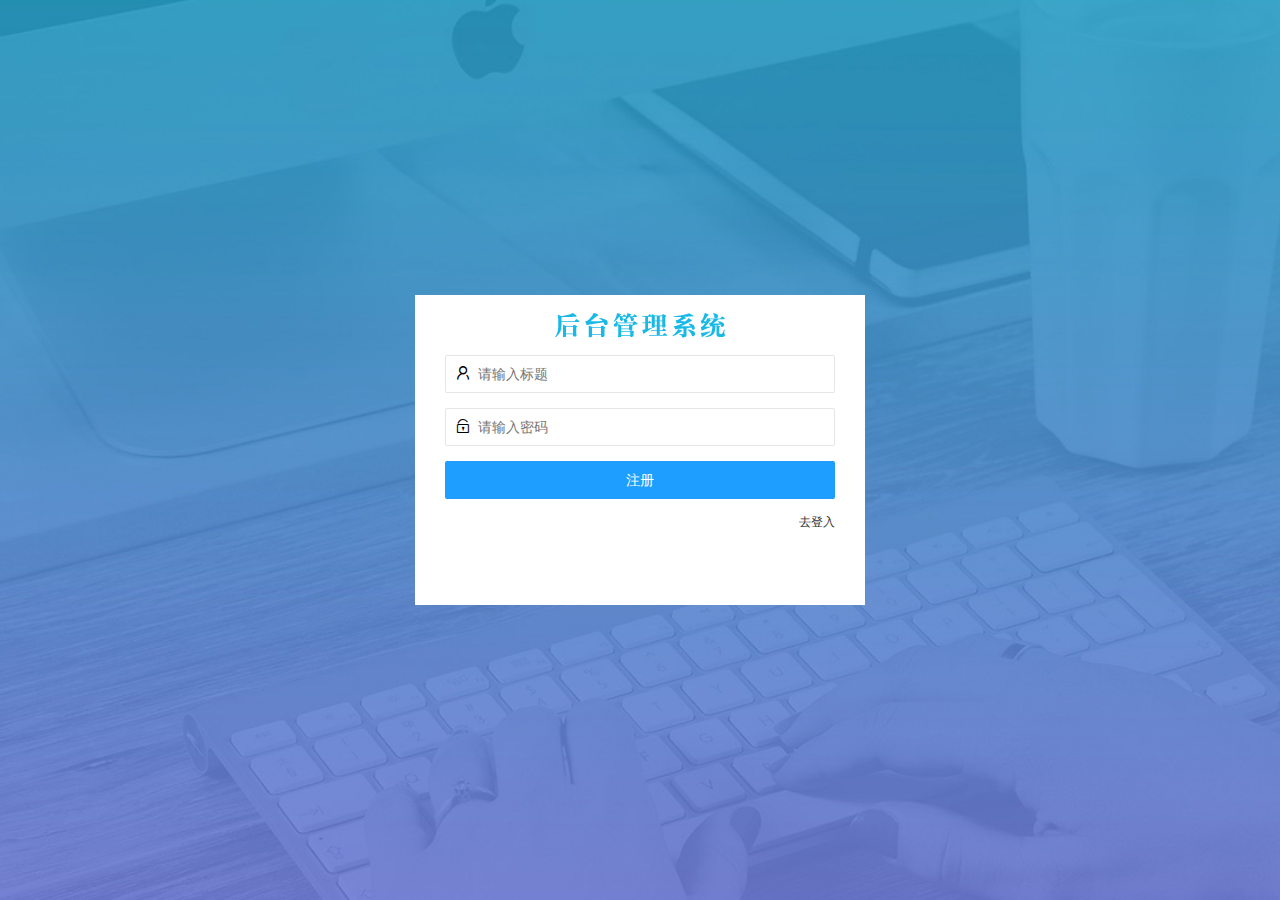
<file: login.html>
<!DOCTYPE html>
<html lang="en">

<head>
    <meta charset="UTF-8">
    <meta http-equiv="X-UA-Compatible" content="IE=edge">
    <meta name="viewport" content="width=device-width, initial-scale=1.0">
    <title>登入页</title>
    <!-- layui -->
    <link rel="stylesheet" href="./assets/lib/layui/css/layui.css" />
    <link rel="stylesheet" href="./assets/css/login.css">
</head>

<body>
    <!-- login area -->
    <div class="loginAndRegBox">
        <div class="title-box"></div>
        <!-- login div -->
        <div class="login-box">
            <!-- login form -->
            <form class="layui-form" id="form_login">
                <!-- Username -->
                <div class="layui-form-item">
                    <i class="layui-icon layui-icon-username"></i>
                    <input type="text" name="title" required lay-verify="required" placeholder="请输入标题" autocomplete="off" class="layui-input">
                </div>
                <!-- password -->
                <div class="layui-form-item">
                    <i class="layui-icon layui-icon-password"></i>
                    <input type="password" name="password" required lay-verify="required" placeholder="请输入密码" autocomplete="off" class="layui-input">
                </div>

                <!-- login button -->
                <div class="layui-form-item">
                    <button class="layui-btn layui-btn-fluid layui-btn-normal" lay-submit>注册</button>
                </div>
                <!-- Sign in button -->
                <div class="layui-form-item links">

                    <a href="javasprict:;" id="link_reg">去登入</a>

                </div>
            </form>
        </div>

        <!-- Sign in div -->
        <div class="reg-box">
            <!-- Sign in form -->
            <form class="layui-form" id="form_reg">
                <!-- Username -->
                <div class="layui-form-item">
                    <i class="layui-icon layui-icon-username"></i>
                    <input type="text" name="title" required lay-verify="required" placeholder="请输入标题" autocomplete="off" class="layui-input">
                </div>
                <!-- password -->
                <div class="layui-form-item">
                    <i class="layui-icon layui-icon-password"></i>
                    <input type="password" name="password" required lay-verify="required" placeholder="请输入密码" autocomplete="off" class="layui-input">
                </div>
                <!-- password again-->
                <div class="layui-form-item">
                    <i class="layui-icon layui-icon-password"></i>
                    <input type="password" name="password" required lay-verify="required|pwd|repwd" placeholder="再次确认密码" autocomplete="off" class="layui-input">
                </div>
                <!-- login button -->
                <div class="layui-form-item">
                    <button class="layui-btn layui-btn-fluid layui-btn-normal" lay-submit>注册</button>
                </div>
                <!-- Sign in button -->
                <div class="layui-form-item links">
                    <a href="javasprict:;" id="link_login">去登入</a>
                </div>
            </form>
        </div>
    </div>

    <!-- To lead layui's JS file -->
    <script src="./assets/lib/layui/layui.all.js"></script>
    <!-- To lead JQuery  -->
    <script src="./assets/lib/jquery.js"></script>
    <!-- To lead baseAPI.js for packaging by myself -->
    <script src="./assets/js/"></script>
    <!-- To lead JavaScript of packaging by myself -->
    <script src="./assets/js/login.js"></script>

</body>

</html>
</file>
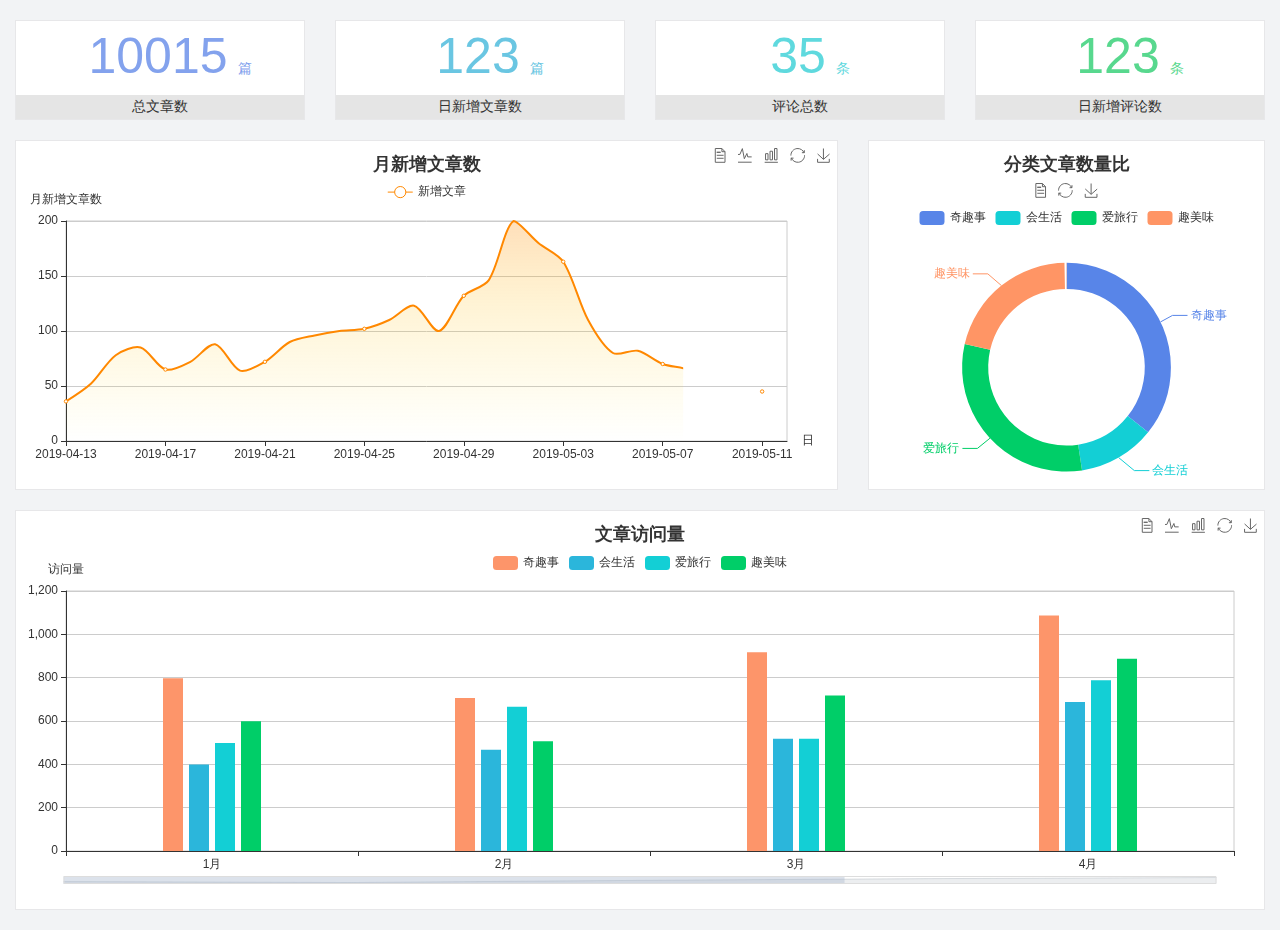
<file: home/dashboard.html>
<!DOCTYPE html>
<html lang="en">

<head>
    <meta charset="UTF-8">
    <meta name="viewport" content="width=device-width, initial-scale=1.0">
    <meta http-equiv="X-UA-Compatible" content="ie=edge">
    <title>图表统计</title>
    <link rel="stylesheet" href="../assets/lib/bootstrap.css" />
    <link rel="stylesheet" href="../assets/lib/main.css" />
    <script src="../assets/lib/jquery.js"></script>
    <script type="text/javascript" src="../assets/lib/echarts.min.js"></script>
</head>

<body>
    <div class="container-fluid">
        <div class="row spannel_list">
            <div class="col-sm-3 col-xs-6">
                <div class="spannel">
                    <em>10015</em><span>篇</span>
                    <b>总文章数</b>
                </div>
            </div>
            <div class="col-sm-3 col-xs-6">
                <div class="spannel scolor01">
                    <em>123</em><span>篇</span>
                    <b>日新增文章数</b>
                </div>
            </div>
            <div class="col-sm-3 col-xs-6">
                <div class="spannel scolor02">
                    <em>35</em><span>条</span>
                    <b>评论总数</b>
                </div>
            </div>
            <div class="col-sm-3 col-xs-6">
                <div class="spannel scolor03">
                    <em>123</em><span>条</span>
                    <b>日新增评论数</b>
                </div>
            </div>
        </div>
    </div>

    <div class="container-fluid">
        <div class="row curve-pie">
            <div class="col-lg-8 col-md-8">
                <div class="gragh_pannel" id="curve_show"></div>
            </div>
            <div class="col-lg-4 col-md-4">
                <div class="gragh_pannel" id="pie_show"></div>
            </div>
        </div>
    </div>

    <div class="container-fluid">
        <div class="column_pannel" id="column_show"></div>
    </div>

    <script>
        var oChart = echarts.init(document.getElementById('curve_show'));
        var aList_all = [{
            'count': 36,
            'date': '2019-04-13'
        }, {
            'count': 52,
            'date': '2019-04-14'
        }, {
            'count': 78,
            'date': '2019-04-15'
        }, {
            'count': 85,
            'date': '2019-04-16'
        }, {
            'count': 65,
            'date': '2019-04-17'
        }, {
            'count': 72,
            'date': '2019-04-18'
        }, {
            'count': 88,
            'date': '2019-04-19'
        }, {
            'count': 64,
            'date': '2019-04-20'
        }, {
            'count': 72,
            'date': '2019-04-21'
        }, {
            'count': 90,
            'date': '2019-04-22'
        }, {
            'count': 96,
            'date': '2019-04-23'
        }, {
            'count': 100,
            'date': '2019-04-24'
        }, {
            'count': 102,
            'date': '2019-04-25'
        }, {
            'count': 110,
            'date': '2019-04-26'
        }, {
            'count': 123,
            'date': '2019-04-27'
        }, {
            'count': 100,
            'date': '2019-04-28'
        }, {
            'count': 132,
            'date': '2019-04-29'
        }, {
            'count': 146,
            'date': '2019-04-30'
        }, {
            'count': 200,
            'date': '2019-05-01'
        }, {
            'count': 180,
            'date': '2019-05-02'
        }, {
            'count': 163,
            'date': '2019-05-03'
        }, {
            'count': 110,
            'date': '2019-05-04'
        }, {
            'count': 80,
            'date': '2019-05-05'
        }, {
            'count': 82,
            'date': '2019-05-06'
        }, {
            'count': 70,
            'date': '2019-05-07'
        }, {
            'count': 65,
            'date': '2019-05-08'
        }, {
            'count': 54,
            'date': '2019-05-09'
        }, {
            'count': 40,
            'date': '2019-05-10'
        }, {
            'count': 45,
            'date': '2019-05-11'
        }, {
            'count': 38,
            'date': '2019-05-12'
        }, ];

        let aCount = [];
        let aDate = [];

        for (var i = 0; i < aList_all.length; i++) {
            aCount.push(aList_all[i].count);
            aDate.push(aList_all[i].date);
        }

        var chartopt = {
            title: {
                text: '月新增文章数',
                left: 'center',
                top: '10'
            },
            tooltip: {
                trigger: 'axis'
            },
            legend: {
                data: ['新增文章'],
                top: '40'
            },
            toolbox: {
                show: true,
                feature: {
                    mark: {
                        show: true
                    },
                    dataView: {
                        show: true,
                        readOnly: false
                    },
                    magicType: {
                        show: true,
                        type: ['line', 'bar']
                    },
                    restore: {
                        show: true
                    },
                    saveAsImage: {
                        show: true
                    }
                }
            },
            calculable: true,
            xAxis: [{
                name: '日',
                type: 'category',
                boundaryGap: false,
                data: aDate
            }],
            yAxis: [{
                name: '月新增文章数',
                type: 'value'
            }],
            series: [{
                name: '新增文章',
                type: 'line',
                smooth: true,
                itemStyle: {
                    normal: {
                        areaStyle: {
                            type: 'default'
                        },
                        color: '#f80'
                    },
                    lineStyle: {
                        color: '#f80'
                    }
                },
                data: aCount
            }],
            areaStyle: {
                normal: {
                    color: new echarts.graphic.LinearGradient(0, 0, 0, 1, [{
                        offset: 0,
                        color: 'rgba(255,136,0,0.39)'
                    }, {
                        offset: .34,
                        color: 'rgba(255,180,0,0.25)'
                    }, {
                        offset: 1,
                        color: 'rgba(255,222,0,0.00)'
                    }])

                }
            },
            grid: {
                show: true,
                x: 50,
                x2: 50,
                y: 80,
                height: 220
            }
        };

        oChart.setOption(chartopt);


        var oPie = echarts.init(document.getElementById('pie_show'));
        var oPieopt = {
            title: {
                top: 10,
                text: '分类文章数量比',
                x: 'center'
            },
            tooltip: {
                trigger: 'item',
                formatter: "{a} <br/>{b} : {c} ({d}%)"
            },
            color: ['#5885e8', '#13cfd5', '#00ce68', '#ff9565'],
            legend: {
                x: 'center',
                top: 65,
                data: ['奇趣事', '会生活', '爱旅行', '趣美味']
            },
            toolbox: {
                show: true,
                x: 'center',
                top: 35,
                feature: {
                    mark: {
                        show: true
                    },
                    dataView: {
                        show: true,
                        readOnly: false
                    },
                    magicType: {
                        show: true,
                        type: ['pie', 'funnel'],
                        option: {
                            funnel: {
                                x: '25%',
                                width: '50%',
                                funnelAlign: 'left',
                                max: 1548
                            }
                        }
                    },
                    restore: {
                        show: true
                    },
                    saveAsImage: {
                        show: true
                    }
                }
            },
            calculable: true,
            series: [{
                name: '访问来源',
                type: 'pie',
                radius: ['45%', '60%'],
                center: ['50%', '65%'],
                data: [{
                    value: 300,
                    name: '奇趣事'
                }, {
                    value: 100,
                    name: '会生活'
                }, {
                    value: 260,
                    name: '爱旅行'
                }, {
                    value: 180,
                    name: '趣美味'
                }]
            }]
        };
        oPie.setOption(oPieopt);



        var oColumn = this.echarts.init(document.getElementById('column_show'));
        var oColumnopt = {
            title: {
                text: '文章访问量',
                left: 'center',
                top: '10'
            },
            tooltip: {
                trigger: 'axis'
            },
            legend: {
                data: ['奇趣事', '会生活', '爱旅行', '趣美味'],
                top: '40'
            },
            toolbox: {
                show: true,
                feature: {
                    mark: {
                        show: true
                    },
                    dataView: {
                        show: true,
                        readOnly: false
                    },
                    magicType: {
                        show: true,
                        type: ['line', 'bar']
                    },
                    restore: {
                        show: true
                    },
                    saveAsImage: {
                        show: true
                    }
                }
            },
            calculable: true,
            xAxis: [{
                type: 'category',
                data: ['1月', '2月', '3月', '4月', '5月']
            }],
            yAxis: [{
                name: '访问量',
                type: 'value'
            }],
            series: [{
                name: '奇趣事',
                type: 'bar',
                barWidth: 20,
                itemStyle: {
                    normal: {
                        areaStyle: {
                            type: 'default'
                        },
                        color: '#fd956a'
                    }
                },
                data: [800, 708, 920, 1090, 1200]
            }, {
                name: '会生活',
                type: 'bar',
                barWidth: 20,
                itemStyle: {
                    normal: {
                        areaStyle: {
                            type: 'default'
                        },
                        color: '#2bb6db'
                    }
                },
                data: [400, 468, 520, 690, 800]
            }, {
                name: '爱旅行',
                type: 'bar',
                barWidth: 20,
                itemStyle: {
                    normal: {
                        areaStyle: {
                            type: 'default'
                        },
                        color: '#13cfd5'
                    }
                },
                data: [500, 668, 520, 790, 900]
            }, {
                name: '趣美味',
                type: 'bar',
                barWidth: 20,
                itemStyle: {
                    normal: {
                        areaStyle: {
                            type: 'default'
                        },
                        color: '#00ce68'
                    }
                },
                data: [600, 508, 720, 890, 1000]
            }],
            grid: {
                show: true,
                x: 50,
                x2: 30,
                y: 80,
                height: 260
            },
            dataZoom: [ //给x轴设置滚动条
                {
                    start: 0, //默认为0
                    end: 100 - 1000 / 31, //默认为100
                    type: 'slider',
                    show: true,
                    xAxisIndex: [0],
                    handleSize: 0, //滑动条的 左右2个滑动条的大小
                    height: 8, //组件高度
                    left: 45, //左边的距离
                    right: 50, //右边的距离
                    bottom: 26, //右边的距离
                    handleColor: '#ddd', //h滑动图标的颜色
                    handleStyle: {
                        borderColor: "#cacaca",
                        borderWidth: "1",
                        shadowBlur: 2,
                        background: "#ddd",
                        shadowColor: "#ddd",
                    }
                }
            ]
        };
        oColumn.setOption(oColumnopt);
    </script>
</body>

</html>
</file>
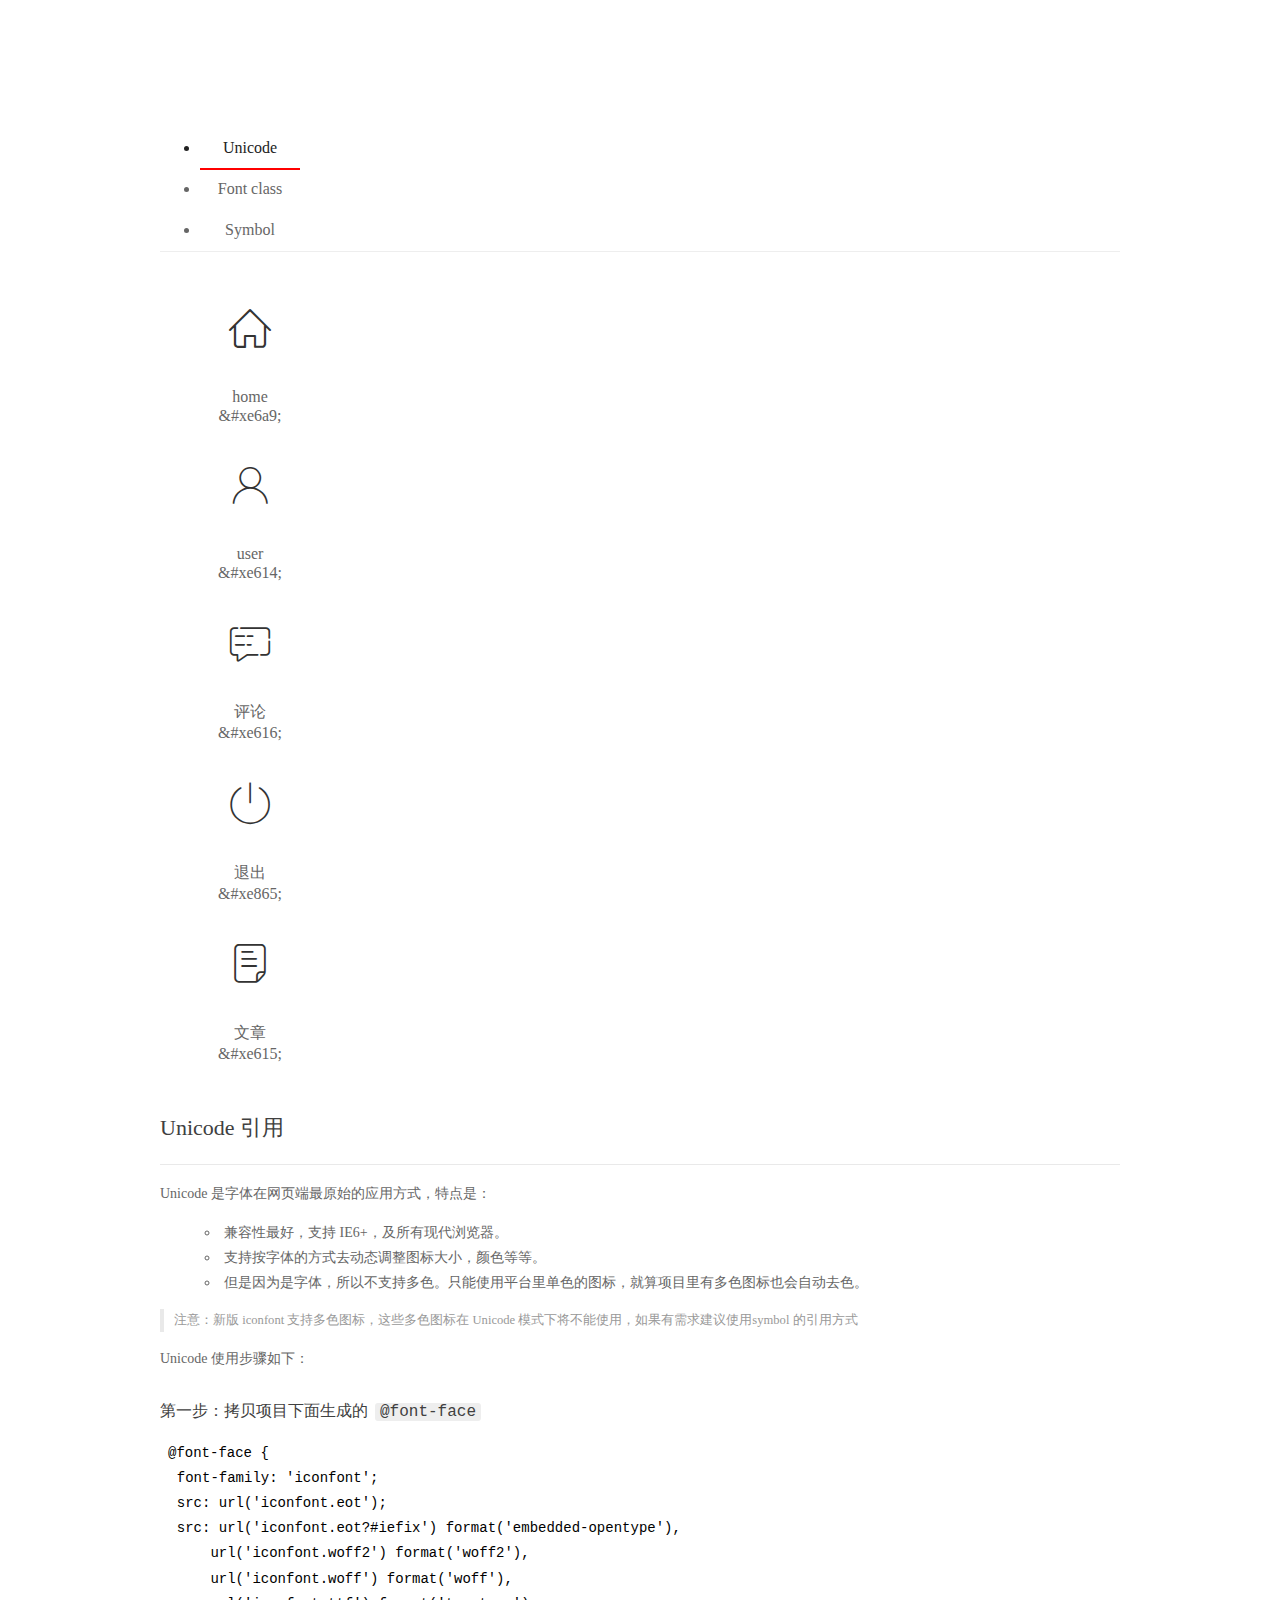
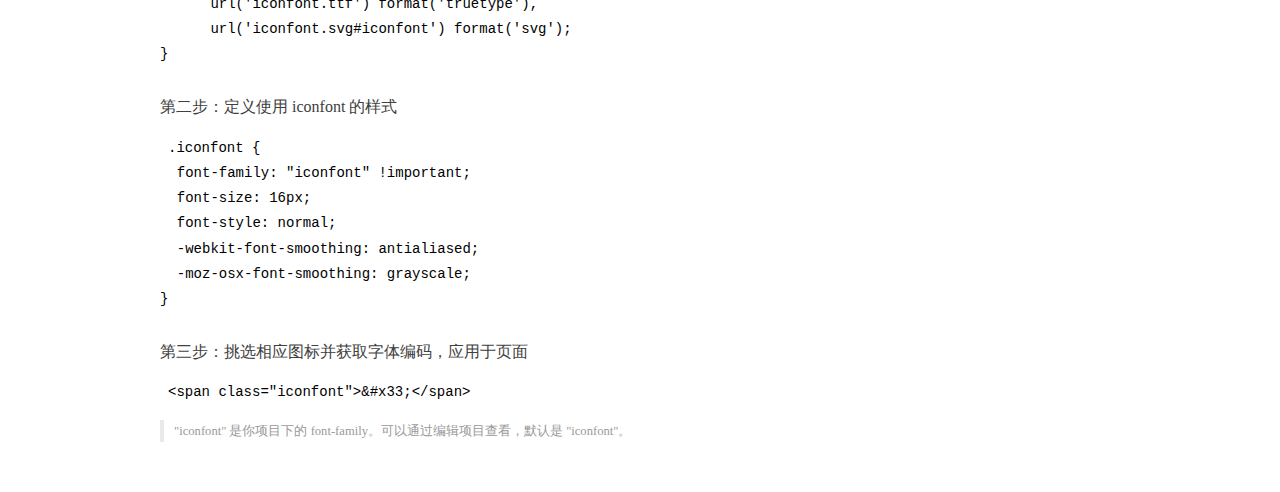
<file: assets/fonts/demo_index.html>
<!DOCTYPE html>
<html>
<head>
  <meta charset="utf-8"/>
  <title>IconFont Demo</title>
  <link rel="shortcut icon" href="https://gtms04.alicdn.com/tps/i4/TB1_oz6GVXXXXaFXpXXJDFnIXXX-64-64.ico" type="image/x-icon"/>
  <link rel="stylesheet" href="https://g.alicdn.com/thx/cube/1.3.2/cube.min.css">
  <link rel="stylesheet" href="demo.css">
  <link rel="stylesheet" href="iconfont.css">
  <script src="iconfont.js"></script>
  <!-- jQuery -->
  <script src="https://a1.alicdn.com/oss/uploads/2018/12/26/7bfddb60-08e8-11e9-9b04-53e73bb6408b.js"></script>
  <!-- 代码高亮 -->
  <script src="https://a1.alicdn.com/oss/uploads/2018/12/26/a3f714d0-08e6-11e9-8a15-ebf944d7534c.js"></script>
</head>
<body>
  <div class="main">
    <h1 class="logo"><a href="https://www.iconfont.cn/" title="iconfont 首页" target="_blank">&#xe86b;</a></h1>
    <div class="nav-tabs">
      <ul id="tabs" class="dib-box">
        <li class="dib active"><span>Unicode</span></li>
        <li class="dib"><span>Font class</span></li>
        <li class="dib"><span>Symbol</span></li>
      </ul>
      
    </div>
    <div class="tab-container">
      <div class="content unicode" style="display: block;">
          <ul class="icon_lists dib-box">
          
            <li class="dib">
              <span class="icon iconfont">&#xe6a9;</span>
                <div class="name">home</div>
                <div class="code-name">&amp;#xe6a9;</div>
              </li>
          
            <li class="dib">
              <span class="icon iconfont">&#xe614;</span>
                <div class="name">user</div>
                <div class="code-name">&amp;#xe614;</div>
              </li>
          
            <li class="dib">
              <span class="icon iconfont">&#xe616;</span>
                <div class="name">评论</div>
                <div class="code-name">&amp;#xe616;</div>
              </li>
          
            <li class="dib">
              <span class="icon iconfont">&#xe865;</span>
                <div class="name">退出</div>
                <div class="code-name">&amp;#xe865;</div>
              </li>
          
            <li class="dib">
              <span class="icon iconfont">&#xe615;</span>
                <div class="name">文章</div>
                <div class="code-name">&amp;#xe615;</div>
              </li>
          
          </ul>
          <div class="article markdown">
          <h2 id="unicode-">Unicode 引用</h2>
          <hr>

          <p>Unicode 是字体在网页端最原始的应用方式，特点是：</p>
          <ul>
            <li>兼容性最好，支持 IE6+，及所有现代浏览器。</li>
            <li>支持按字体的方式去动态调整图标大小，颜色等等。</li>
            <li>但是因为是字体，所以不支持多色。只能使用平台里单色的图标，就算项目里有多色图标也会自动去色。</li>
          </ul>
          <blockquote>
            <p>注意：新版 iconfont 支持多色图标，这些多色图标在 Unicode 模式下将不能使用，如果有需求建议使用symbol 的引用方式</p>
          </blockquote>
          <p>Unicode 使用步骤如下：</p>
          <h3 id="-font-face">第一步：拷贝项目下面生成的 <code>@font-face</code></h3>
<pre><code class="language-css"
>@font-face {
  font-family: 'iconfont';
  src: url('iconfont.eot');
  src: url('iconfont.eot?#iefix') format('embedded-opentype'),
      url('iconfont.woff2') format('woff2'),
      url('iconfont.woff') format('woff'),
      url('iconfont.ttf') format('truetype'),
      url('iconfont.svg#iconfont') format('svg');
}
</code></pre>
          <h3 id="-iconfont-">第二步：定义使用 iconfont 的样式</h3>
<pre><code class="language-css"
>.iconfont {
  font-family: "iconfont" !important;
  font-size: 16px;
  font-style: normal;
  -webkit-font-smoothing: antialiased;
  -moz-osx-font-smoothing: grayscale;
}
</code></pre>
          <h3 id="-">第三步：挑选相应图标并获取字体编码，应用于页面</h3>
<pre>
<code class="language-html"
>&lt;span class="iconfont"&gt;&amp;#x33;&lt;/span&gt;
</code></pre>
          <blockquote>
            <p>"iconfont" 是你项目下的 font-family。可以通过编辑项目查看，默认是 "iconfont"。</p>
          </blockquote>
          </div>
      </div>
      <div class="content font-class">
        <ul class="icon_lists dib-box">
          
          <li class="dib">
            <span class="icon iconfont icon-home"></span>
            <div class="name">
              home
            </div>
            <div class="code-name">.icon-home
            </div>
          </li>
          
          <li class="dib">
            <span class="icon iconfont icon-user"></span>
            <div class="name">
              user
            </div>
            <div class="code-name">.icon-user
            </div>
          </li>
          
          <li class="dib">
            <span class="icon iconfont icon-pinglun"></span>
            <div class="name">
              评论
            </div>
            <div class="code-name">.icon-pinglun
            </div>
          </li>
          
          <li class="dib">
            <span class="icon iconfont icon-tuichu"></span>
            <div class="name">
              退出
            </div>
            <div class="code-name">.icon-tuichu
            </div>
          </li>
          
          <li class="dib">
            <span class="icon iconfont icon-16"></span>
            <div class="name">
              文章
            </div>
            <div class="code-name">.icon-16
            </div>
          </li>
          
        </ul>
        <div class="article markdown">
        <h2 id="font-class-">font-class 引用</h2>
        <hr>

        <p>font-class 是 Unicode 使用方式的一种变种，主要是解决 Unicode 书写不直观，语意不明确的问题。</p>
        <p>与 Unicode 使用方式相比，具有如下特点：</p>
        <ul>
          <li>兼容性良好，支持 IE8+，及所有现代浏览器。</li>
          <li>相比于 Unicode 语意明确，书写更直观。可以很容易分辨这个 icon 是什么。</li>
          <li>因为使用 class 来定义图标，所以当要替换图标时，只需要修改 class 里面的 Unicode 引用。</li>
          <li>不过因为本质上还是使用的字体，所以多色图标还是不支持的。</li>
        </ul>
        <p>使用步骤如下：</p>
        <h3 id="-fontclass-">第一步：引入项目下面生成的 fontclass 代码：</h3>
<pre><code class="language-html">&lt;link rel="stylesheet" href="./iconfont.css"&gt;
</code></pre>
        <h3 id="-">第二步：挑选相应图标并获取类名，应用于页面：</h3>
<pre><code class="language-html">&lt;span class="iconfont icon-xxx"&gt;&lt;/span&gt;
</code></pre>
        <blockquote>
          <p>"
            iconfont" 是你项目下的 font-family。可以通过编辑项目查看，默认是 "iconfont"。</p>
        </blockquote>
      </div>
      </div>
      <div class="content symbol">
          <ul class="icon_lists dib-box">
          
            <li class="dib">
                <svg class="icon svg-icon" aria-hidden="true">
                  <use xlink:href="#icon-home"></use>
                </svg>
                <div class="name">home</div>
                <div class="code-name">#icon-home</div>
            </li>
          
            <li class="dib">
                <svg class="icon svg-icon" aria-hidden="true">
                  <use xlink:href="#icon-user"></use>
                </svg>
                <div class="name">user</div>
                <div class="code-name">#icon-user</div>
            </li>
          
            <li class="dib">
                <svg class="icon svg-icon" aria-hidden="true">
                  <use xlink:href="#icon-pinglun"></use>
                </svg>
                <div class="name">评论</div>
                <div class="code-name">#icon-pinglun</div>
            </li>
          
            <li class="dib">
                <svg class="icon svg-icon" aria-hidden="true">
                  <use xlink:href="#icon-tuichu"></use>
                </svg>
                <div class="name">退出</div>
                <div class="code-name">#icon-tuichu</div>
            </li>
          
            <li class="dib">
                <svg class="icon svg-icon" aria-hidden="true">
                  <use xlink:href="#icon-16"></use>
                </svg>
                <div class="name">文章</div>
                <div class="code-name">#icon-16</div>
            </li>
          
          </ul>
          <div class="article markdown">
          <h2 id="symbol-">Symbol 引用</h2>
          <hr>

          <p>这是一种全新的使用方式，应该说这才是未来的主流，也是平台目前推荐的用法。相关介绍可以参考这篇<a href="">文章</a>
            这种用法其实是做了一个 SVG 的集合，与另外两种相比具有如下特点：</p>
          <ul>
            <li>支持多色图标了，不再受单色限制。</li>
            <li>通过一些技巧，支持像字体那样，通过 <code>font-size</code>, <code>color</code> 来调整样式。</li>
            <li>兼容性较差，支持 IE9+，及现代浏览器。</li>
            <li>浏览器渲染 SVG 的性能一般，还不如 png。</li>
          </ul>
          <p>使用步骤如下：</p>
          <h3 id="-symbol-">第一步：引入项目下面生成的 symbol 代码：</h3>
<pre><code class="language-html">&lt;script src="./iconfont.js"&gt;&lt;/script&gt;
</code></pre>
          <h3 id="-css-">第二步：加入通用 CSS 代码（引入一次就行）：</h3>
<pre><code class="language-html">&lt;style&gt;
.icon {
  width: 1em;
  height: 1em;
  vertical-align: -0.15em;
  fill: currentColor;
  overflow: hidden;
}
&lt;/style&gt;
</code></pre>
          <h3 id="-">第三步：挑选相应图标并获取类名，应用于页面：</h3>
<pre><code class="language-html">&lt;svg class="icon" aria-hidden="true"&gt;
  &lt;use xlink:href="#icon-xxx"&gt;&lt;/use&gt;
&lt;/svg&gt;
</code></pre>
          </div>
      </div>

    </div>
  </div>
  <script>
  $(document).ready(function () {
      $('.tab-container .content:first').show()

      $('#tabs li').click(function (e) {
        var tabContent = $('.tab-container .content')
        var index = $(this).index()

        if ($(this).hasClass('active')) {
          return
        } else {
          $('#tabs li').removeClass('active')
          $(this).addClass('active')

          tabContent.hide().eq(index).fadeIn()
        }
      })
    })
  </script>
</body>
</html>
</file>
<file: assets/lib/layui/css/layui.css>
/** layui-v2.5.5 MIT License By https://www.layui.com */
 .layui-inline,img{display:inline-block;vertical-align:middle}h1,h2,h3,h4,h5,h6{font-weight:400}.layui-edge,.layui-header,.layui-inline,.layui-main{position:relative}.layui-body,.layui-edge,.layui-elip{overflow:hidden}.layui-btn,.layui-edge,.layui-inline,img{vertical-align:middle}.layui-btn,.layui-disabled,.layui-icon,.layui-unselect{-moz-user-select:none;-webkit-user-select:none;-ms-user-select:none}.layui-elip,.layui-form-checkbox span,.layui-form-pane .layui-form-label{text-overflow:ellipsis;white-space:nowrap}.layui-breadcrumb,.layui-tree-btnGroup{visibility:hidden}blockquote,body,button,dd,div,dl,dt,form,h1,h2,h3,h4,h5,h6,input,li,ol,p,pre,td,textarea,th,ul{margin:0;padding:0;-webkit-tap-highlight-color:rgba(0,0,0,0)}a:active,a:hover{outline:0}img{border:none}li{list-style:none}table{border-collapse:collapse;border-spacing:0}h4,h5,h6{font-size:100%}button,input,optgroup,option,select,textarea{font-family:inherit;font-size:inherit;font-style:inherit;font-weight:inherit;outline:0}pre{white-space:pre-wrap;white-space:-moz-pre-wrap;white-space:-pre-wrap;white-space:-o-pre-wrap;word-wrap:break-word}body{line-height:24px;font:14px Helvetica Neue,Helvetica,PingFang SC,Tahoma,Arial,sans-serif}hr{height:1px;margin:10px 0;border:0;clear:both}a{color:#333;text-decoration:none}a:hover{color:#777}a cite{font-style:normal;*cursor:pointer}.layui-border-box,.layui-border-box *{box-sizing:border-box}.layui-box,.layui-box *{box-sizing:content-box}.layui-clear{clear:both;*zoom:1}.layui-clear:after{content:'\20';clear:both;*zoom:1;display:block;height:0}.layui-inline{*display:inline;*zoom:1}.layui-edge{display:inline-block;width:0;height:0;border-width:6px;border-style:dashed;border-color:transparent}.layui-edge-top{top:-4px;border-bottom-color:#999;border-bottom-style:solid}.layui-edge-right{border-left-color:#999;border-left-style:solid}.layui-edge-bottom{top:2px;border-top-color:#999;border-top-style:solid}.layui-edge-left{border-right-color:#999;border-right-style:solid}.layui-disabled,.layui-disabled:hover{color:#d2d2d2!important;cursor:not-allowed!important}.layui-circle{border-radius:100%}.layui-show{display:block!important}.layui-hide{display:none!important}@font-face{font-family:layui-icon;src:url(../font/iconfont.eot?v=250);src:url(../font/iconfont.eot?v=250#iefix) format('embedded-opentype'),url(../font/iconfont.woff2?v=250) format('woff2'),url(../font/iconfont.woff?v=250) format('woff'),url(../font/iconfont.ttf?v=250) format('truetype'),url(../font/iconfont.svg?v=250#layui-icon) format('svg')}.layui-icon{font-family:layui-icon!important;font-size:16px;font-style:normal;-webkit-font-smoothing:antialiased;-moz-osx-font-smoothing:grayscale}.layui-icon-reply-fill:before{content:"\e611"}.layui-icon-set-fill:before{content:"\e614"}.layui-icon-menu-fill:before{content:"\e60f"}.layui-icon-search:before{content:"\e615"}.layui-icon-share:before{content:"\e641"}.layui-icon-set-sm:before{content:"\e620"}.layui-icon-engine:before{content:"\e628"}.layui-icon-close:before{content:"\1006"}.layui-icon-close-fill:before{content:"\1007"}.layui-icon-chart-screen:before{content:"\e629"}.layui-icon-star:before{content:"\e600"}.layui-icon-circle-dot:before{content:"\e617"}.layui-icon-chat:before{content:"\e606"}.layui-icon-release:before{content:"\e609"}.layui-icon-list:before{content:"\e60a"}.layui-icon-chart:before{content:"\e62c"}.layui-icon-ok-circle:before{content:"\1005"}.layui-icon-layim-theme:before{content:"\e61b"}.layui-icon-table:before{content:"\e62d"}.layui-icon-right:before{content:"\e602"}.layui-icon-left:before{content:"\e603"}.layui-icon-cart-simple:before{content:"\e698"}.layui-icon-face-cry:before{content:"\e69c"}.layui-icon-face-smile:before{content:"\e6af"}.layui-icon-survey:before{content:"\e6b2"}.layui-icon-tree:before{content:"\e62e"}.layui-icon-upload-circle:before{content:"\e62f"}.layui-icon-add-circle:before{content:"\e61f"}.layui-icon-download-circle:before{content:"\e601"}.layui-icon-templeate-1:before{content:"\e630"}.layui-icon-util:before{content:"\e631"}.layui-icon-face-surprised:before{content:"\e664"}.layui-icon-edit:before{content:"\e642"}.layui-icon-speaker:before{content:"\e645"}.layui-icon-down:before{content:"\e61a"}.layui-icon-file:before{content:"\e621"}.layui-icon-layouts:before{content:"\e632"}.layui-icon-rate-half:before{content:"\e6c9"}.layui-icon-add-circle-fine:before{content:"\e608"}.layui-icon-prev-circle:before{content:"\e633"}.layui-icon-read:before{content:"\e705"}.layui-icon-404:before{content:"\e61c"}.layui-icon-carousel:before{content:"\e634"}.layui-icon-help:before{content:"\e607"}.layui-icon-code-circle:before{content:"\e635"}.layui-icon-water:before{content:"\e636"}.layui-icon-username:before{content:"\e66f"}.layui-icon-find-fill:before{content:"\e670"}.layui-icon-about:before{content:"\e60b"}.layui-icon-location:before{content:"\e715"}.layui-icon-up:before{content:"\e619"}.layui-icon-pause:before{content:"\e651"}.layui-icon-date:before{content:"\e637"}.layui-icon-layim-uploadfile:before{content:"\e61d"}.layui-icon-delete:before{content:"\e640"}.layui-icon-play:before{content:"\e652"}.layui-icon-top:before{content:"\e604"}.layui-icon-friends:before{content:"\e612"}.layui-icon-refresh-3:before{content:"\e9aa"}.layui-icon-ok:before{content:"\e605"}.layui-icon-layer:before{content:"\e638"}.layui-icon-face-smile-fine:before{content:"\e60c"}.layui-icon-dollar:before{content:"\e659"}.layui-icon-group:before{content:"\e613"}.layui-icon-layim-download:before{content:"\e61e"}.layui-icon-picture-fine:before{content:"\e60d"}.layui-icon-link:before{content:"\e64c"}.layui-icon-diamond:before{content:"\e735"}.layui-icon-log:before{content:"\e60e"}.layui-icon-rate-solid:before{content:"\e67a"}.layui-icon-fonts-del:before{content:"\e64f"}.layui-icon-unlink:before{content:"\e64d"}.layui-icon-fonts-clear:before{content:"\e639"}.layui-icon-triangle-r:before{content:"\e623"}.layui-icon-circle:before{content:"\e63f"}.layui-icon-radio:before{content:"\e643"}.layui-icon-align-center:before{content:"\e647"}.layui-icon-align-right:before{content:"\e648"}.layui-icon-align-left:before{content:"\e649"}.layui-icon-loading-1:before{content:"\e63e"}.layui-icon-return:before{content:"\e65c"}.layui-icon-fonts-strong:before{content:"\e62b"}.layui-icon-upload:before{content:"\e67c"}.layui-icon-dialogue:before{content:"\e63a"}.layui-icon-video:before{content:"\e6ed"}.layui-icon-headset:before{content:"\e6fc"}.layui-icon-cellphone-fine:before{content:"\e63b"}.layui-icon-add-1:before{content:"\e654"}.layui-icon-face-smile-b:before{content:"\e650"}.layui-icon-fonts-html:before{content:"\e64b"}.layui-icon-form:before{content:"\e63c"}.layui-icon-cart:before{content:"\e657"}.layui-icon-camera-fill:before{content:"\e65d"}.layui-icon-tabs:before{content:"\e62a"}.layui-icon-fonts-code:before{content:"\e64e"}.layui-icon-fire:before{content:"\e756"}.layui-icon-set:before{content:"\e716"}.layui-icon-fonts-u:before{content:"\e646"}.layui-icon-triangle-d:before{content:"\e625"}.layui-icon-tips:before{content:"\e702"}.layui-icon-picture:before{content:"\e64a"}.layui-icon-more-vertical:before{content:"\e671"}.layui-icon-flag:before{content:"\e66c"}.layui-icon-loading:before{content:"\e63d"}.layui-icon-fonts-i:before{content:"\e644"}.layui-icon-refresh-1:before{content:"\e666"}.layui-icon-rmb:before{content:"\e65e"}.layui-icon-home:before{content:"\e68e"}.layui-icon-user:before{content:"\e770"}.layui-icon-notice:before{content:"\e667"}.layui-icon-login-weibo:before{content:"\e675"}.layui-icon-voice:before{content:"\e688"}.layui-icon-upload-drag:before{content:"\e681"}.layui-icon-login-qq:before{content:"\e676"}.layui-icon-snowflake:before{content:"\e6b1"}.layui-icon-file-b:before{content:"\e655"}.layui-icon-template:before{content:"\e663"}.layui-icon-auz:before{content:"\e672"}.layui-icon-console:before{content:"\e665"}.layui-icon-app:before{content:"\e653"}.layui-icon-prev:before{content:"\e65a"}.layui-icon-website:before{content:"\e7ae"}.layui-icon-next:before{content:"\e65b"}.layui-icon-component:before{content:"\e857"}.layui-icon-more:before{content:"\e65f"}.layui-icon-login-wechat:before{content:"\e677"}.layui-icon-shrink-right:before{content:"\e668"}.layui-icon-spread-left:before{content:"\e66b"}.layui-icon-camera:before{content:"\e660"}.layui-icon-note:before{content:"\e66e"}.layui-icon-refresh:before{content:"\e669"}.layui-icon-female:before{content:"\e661"}.layui-icon-male:before{content:"\e662"}.layui-icon-password:before{content:"\e673"}.layui-icon-senior:before{content:"\e674"}.layui-icon-theme:before{content:"\e66a"}.layui-icon-tread:before{content:"\e6c5"}.layui-icon-praise:before{content:"\e6c6"}.layui-icon-star-fill:before{content:"\e658"}.layui-icon-rate:before{content:"\e67b"}.layui-icon-template-1:before{content:"\e656"}.layui-icon-vercode:before{content:"\e679"}.layui-icon-cellphone:before{content:"\e678"}.layui-icon-screen-full:before{content:"\e622"}.layui-icon-screen-restore:before{content:"\e758"}.layui-icon-cols:before{content:"\e610"}.layui-icon-export:before{content:"\e67d"}.layui-icon-print:before{content:"\e66d"}.layui-icon-slider:before{content:"\e714"}.layui-icon-addition:before{content:"\e624"}.layui-icon-subtraction:before{content:"\e67e"}.layui-icon-service:before{content:"\e626"}.layui-icon-transfer:before{content:"\e691"}.layui-main{width:1140px;margin:0 auto}.layui-header{z-index:1000;height:60px}.layui-header a:hover{transition:all .5s;-webkit-transition:all .5s}.layui-side{position:fixed;left:0;top:0;bottom:0;z-index:999;width:200px;overflow-x:hidden}.layui-side-scroll{position:relative;width:220px;height:100%;overflow-x:hidden}.layui-body{position:absolute;left:200px;right:0;top:0;bottom:0;z-index:998;width:auto;overflow-y:auto;box-sizing:border-box}.layui-layout-body{overflow:hidden}.layui-layout-admin .layui-header{background-color:#23262E}.layui-layout-admin .layui-side{top:60px;width:200px;overflow-x:hidden}.layui-layout-admin .layui-body{position:fixed;top:60px;bottom:44px}.layui-layout-admin .layui-main{width:auto;margin:0 15px}.layui-layout-admin .layui-footer{position:fixed;left:200px;right:0;bottom:0;height:44px;line-height:44px;padding:0 15px;background-color:#eee}.layui-layout-admin .layui-logo{position:absolute;left:0;top:0;width:200px;height:100%;line-height:60px;text-align:center;color:#009688;font-size:16px}.layui-layout-admin .layui-header .layui-nav{background:0 0}.layui-layout-left{position:absolute!important;left:200px;top:0}.layui-layout-right{position:absolute!important;right:0;top:0}.layui-container{position:relative;margin:0 auto;padding:0 15px;box-sizing:border-box}.layui-fluid{position:relative;margin:0 auto;padding:0 15px}.layui-row:after,.layui-row:before{content:'';display:block;clear:both}.layui-col-lg1,.layui-col-lg10,.layui-col-lg11,.layui-col-lg12,.layui-col-lg2,.layui-col-lg3,.layui-col-lg4,.layui-col-lg5,.layui-col-lg6,.layui-col-lg7,.layui-col-lg8,.layui-col-lg9,.layui-col-md1,.layui-col-md10,.layui-col-md11,.layui-col-md12,.layui-col-md2,.layui-col-md3,.layui-col-md4,.layui-col-md5,.layui-col-md6,.layui-col-md7,.layui-col-md8,.layui-col-md9,.layui-col-sm1,.layui-col-sm10,.layui-col-sm11,.layui-col-sm12,.layui-col-sm2,.layui-col-sm3,.layui-col-sm4,.layui-col-sm5,.layui-col-sm6,.layui-col-sm7,.layui-col-sm8,.layui-col-sm9,.layui-col-xs1,.layui-col-xs10,.layui-col-xs11,.layui-col-xs12,.layui-col-xs2,.layui-col-xs3,.layui-col-xs4,.layui-col-xs5,.layui-col-xs6,.layui-col-xs7,.layui-col-xs8,.layui-col-xs9{position:relative;display:block;box-sizing:border-box}.layui-col-xs1,.layui-col-xs10,.layui-col-xs11,.layui-col-xs12,.layui-col-xs2,.layui-col-xs3,.layui-col-xs4,.layui-col-xs5,.layui-col-xs6,.layui-col-xs7,.layui-col-xs8,.layui-col-xs9{float:left}.layui-col-xs1{width:8.33333333%}.layui-col-xs2{width:16.66666667%}.layui-col-xs3{width:25%}.layui-col-xs4{width:33.33333333%}.layui-col-xs5{width:41.66666667%}.layui-col-xs6{width:50%}.layui-col-xs7{width:58.33333333%}.layui-col-xs8{width:66.66666667%}.layui-col-xs9{width:75%}.layui-col-xs10{width:83.33333333%}.layui-col-xs11{width:91.66666667%}.layui-col-xs12{width:100%}.layui-col-xs-offset1{margin-left:8.33333333%}.layui-col-xs-offset2{margin-left:16.66666667%}.layui-col-xs-offset3{margin-left:25%}.layui-col-xs-offset4{margin-left:33.33333333%}.layui-col-xs-offset5{margin-left:41.66666667%}.layui-col-xs-offset6{margin-left:50%}.layui-col-xs-offset7{margin-left:58.33333333%}.layui-col-xs-offset8{margin-left:66.66666667%}.layui-col-xs-offset9{margin-left:75%}.layui-col-xs-offset10{margin-left:83.33333333%}.layui-col-xs-offset11{margin-left:91.66666667%}.layui-col-xs-offset12{margin-left:100%}@media screen and (max-width:768px){.layui-hide-xs{display:none!important}.layui-show-xs-block{display:block!important}.layui-show-xs-inline{display:inline!important}.layui-show-xs-inline-block{display:inline-block!important}}@media screen and (min-width:768px){.layui-container{width:750px}.layui-hide-sm{display:none!important}.layui-show-sm-block{display:block!important}.layui-show-sm-inline{display:inline!important}.layui-show-sm-inline-block{display:inline-block!important}.layui-col-sm1,.layui-col-sm10,.layui-col-sm11,.layui-col-sm12,.layui-col-sm2,.layui-col-sm3,.layui-col-sm4,.layui-col-sm5,.layui-col-sm6,.layui-col-sm7,.layui-col-sm8,.layui-col-sm9{float:left}.layui-col-sm1{width:8.33333333%}.layui-col-sm2{width:16.66666667%}.layui-col-sm3{width:25%}.layui-col-sm4{width:33.33333333%}.layui-col-sm5{width:41.66666667%}.layui-col-sm6{width:50%}.layui-col-sm7{width:58.33333333%}.layui-col-sm8{width:66.66666667%}.layui-col-sm9{width:75%}.layui-col-sm10{width:83.33333333%}.layui-col-sm11{width:91.66666667%}.layui-col-sm12{width:100%}.layui-col-sm-offset1{margin-left:8.33333333%}.layui-col-sm-offset2{margin-left:16.66666667%}.layui-col-sm-offset3{margin-left:25%}.layui-col-sm-offset4{margin-left:33.33333333%}.layui-col-sm-offset5{margin-left:41.66666667%}.layui-col-sm-offset6{margin-left:50%}.layui-col-sm-offset7{margin-left:58.33333333%}.layui-col-sm-offset8{margin-left:66.66666667%}.layui-col-sm-offset9{margin-left:75%}.layui-col-sm-offset10{margin-left:83.33333333%}.layui-col-sm-offset11{margin-left:91.66666667%}.layui-col-sm-offset12{margin-left:100%}}@media screen and (min-width:992px){.layui-container{width:970px}.layui-hide-md{display:none!important}.layui-show-md-block{display:block!important}.layui-show-md-inline{display:inline!important}.layui-show-md-inline-block{display:inline-block!important}.layui-col-md1,.layui-col-md10,.layui-col-md11,.layui-col-md12,.layui-col-md2,.layui-col-md3,.layui-col-md4,.layui-col-md5,.layui-col-md6,.layui-col-md7,.layui-col-md8,.layui-col-md9{float:left}.layui-col-md1{width:8.33333333%}.layui-col-md2{width:16.66666667%}.layui-col-md3{width:25%}.layui-col-md4{width:33.33333333%}.layui-col-md5{width:41.66666667%}.layui-col-md6{width:50%}.layui-col-md7{width:58.33333333%}.layui-col-md8{width:66.66666667%}.layui-col-md9{width:75%}.layui-col-md10{width:83.33333333%}.layui-col-md11{width:91.66666667%}.layui-col-md12{width:100%}.layui-col-md-offset1{margin-left:8.33333333%}.layui-col-md-offset2{margin-left:16.66666667%}.layui-col-md-offset3{margin-left:25%}.layui-col-md-offset4{margin-left:33.33333333%}.layui-col-md-offset5{margin-left:41.66666667%}.layui-col-md-offset6{margin-left:50%}.layui-col-md-offset7{margin-left:58.33333333%}.layui-col-md-offset8{margin-left:66.66666667%}.layui-col-md-offset9{margin-left:75%}.layui-col-md-offset10{margin-left:83.33333333%}.layui-col-md-offset11{margin-left:91.66666667%}.layui-col-md-offset12{margin-left:100%}}@media screen and (min-width:1200px){.layui-container{width:1170px}.layui-hide-lg{display:none!important}.layui-show-lg-block{display:block!important}.layui-show-lg-inline{display:inline!important}.layui-show-lg-inline-block{display:inline-block!important}.layui-col-lg1,.layui-col-lg10,.layui-col-lg11,.layui-col-lg12,.layui-col-lg2,.layui-col-lg3,.layui-col-lg4,.layui-col-lg5,.layui-col-lg6,.layui-col-lg7,.layui-col-lg8,.layui-col-lg9{float:left}.layui-col-lg1{width:8.33333333%}.layui-col-lg2{width:16.66666667%}.layui-col-lg3{width:25%}.layui-col-lg4{width:33.33333333%}.layui-col-lg5{width:41.66666667%}.layui-col-lg6{width:50%}.layui-col-lg7{width:58.33333333%}.layui-col-lg8{width:66.66666667%}.layui-col-lg9{width:75%}.layui-col-lg10{width:83.33333333%}.layui-col-lg11{width:91.66666667%}.layui-col-lg12{width:100%}.layui-col-lg-offset1{margin-left:8.33333333%}.layui-col-lg-offset2{margin-left:16.66666667%}.layui-col-lg-offset3{margin-left:25%}.layui-col-lg-offset4{margin-left:33.33333333%}.layui-col-lg-offset5{margin-left:41.66666667%}.layui-col-lg-offset6{margin-left:50%}.layui-col-lg-offset7{margin-left:58.33333333%}.layui-col-lg-offset8{margin-left:66.66666667%}.layui-col-lg-offset9{margin-left:75%}.layui-col-lg-offset10{margin-left:83.33333333%}.layui-col-lg-offset11{margin-left:91.66666667%}.layui-col-lg-offset12{margin-left:100%}}.layui-col-space1{margin:-.5px}.layui-col-space1>*{padding:.5px}.layui-col-space3{margin:-1.5px}.layui-col-space3>*{padding:1.5px}.layui-col-space5{margin:-2.5px}.layui-col-space5>*{padding:2.5px}.layui-col-space8{margin:-3.5px}.layui-col-space8>*{padding:3.5px}.layui-col-space10{margin:-5px}.layui-col-space10>*{padding:5px}.layui-col-space12{margin:-6px}.layui-col-space12>*{padding:6px}.layui-col-space15{margin:-7.5px}.layui-col-space15>*{padding:7.5px}.layui-col-space18{margin:-9px}.layui-col-space18>*{padding:9px}.layui-col-space20{margin:-10px}.layui-col-space20>*{padding:10px}.layui-col-space22{margin:-11px}.layui-col-space22>*{padding:11px}.layui-col-space25{margin:-12.5px}.layui-col-space25>*{padding:12.5px}.layui-col-space30{margin:-15px}.layui-col-space30>*{padding:15px}.layui-btn,.layui-input,.layui-select,.layui-textarea,.layui-upload-button{outline:0;-webkit-appearance:none;transition:all .3s;-webkit-transition:all .3s;box-sizing:border-box}.layui-elem-quote{margin-bottom:10px;padding:15px;line-height:22px;border-left:5px solid #009688;border-radius:0 2px 2px 0;background-color:#f2f2f2}.layui-quote-nm{border-style:solid;border-width:1px 1px 1px 5px;background:0 0}.layui-elem-field{margin-bottom:10px;padding:0;border-width:1px;border-style:solid}.layui-elem-field legend{margin-left:20px;padding:0 10px;font-size:20px;font-weight:300}.layui-field-title{margin:10px 0 20px;border-width:1px 0 0}.layui-field-box{padding:10px 15px}.layui-field-title .layui-field-box{padding:10px 0}.layui-progress{position:relative;height:6px;border-radius:20px;background-color:#e2e2e2}.layui-progress-bar{position:absolute;left:0;top:0;width:0;max-width:100%;height:6px;border-radius:20px;text-align:right;background-color:#5FB878;transition:all .3s;-webkit-transition:all .3s}.layui-progress-big,.layui-progress-big .layui-progress-bar{height:18px;line-height:18px}.layui-progress-text{position:relative;top:-20px;line-height:18px;font-size:12px;color:#666}.layui-progress-big .layui-progress-text{position:static;padding:0 10px;color:#fff}.layui-collapse{border-width:1px;border-style:solid;border-radius:2px}.layui-colla-content,.layui-colla-item{border-top-width:1px;border-top-style:solid}.layui-colla-item:first-child{border-top:none}.layui-colla-title{position:relative;height:42px;line-height:42px;padding:0 15px 0 35px;color:#333;background-color:#f2f2f2;cursor:pointer;font-size:14px;overflow:hidden}.layui-colla-content{display:none;padding:10px 15px;line-height:22px;color:#666}.layui-colla-icon{position:absolute;left:15px;top:0;font-size:14px}.layui-card{margin-bottom:15px;border-radius:2px;background-color:#fff;box-shadow:0 1px 2px 0 rgba(0,0,0,.05)}.layui-card:last-child{margin-bottom:0}.layui-card-header{position:relative;height:42px;line-height:42px;padding:0 15px;border-bottom:1px solid #f6f6f6;color:#333;border-radius:2px 2px 0 0;font-size:14px}.layui-bg-black,.layui-bg-blue,.layui-bg-cyan,.layui-bg-green,.layui-bg-orange,.layui-bg-red{color:#fff!important}.layui-card-body{position:relative;padding:10px 15px;line-height:24px}.layui-card-body[pad15]{padding:15px}.layui-card-body[pad20]{padding:20px}.layui-card-body .layui-table{margin:5px 0}.layui-card .layui-tab{margin:0}.layui-panel-window{position:relative;padding:15px;border-radius:0;border-top:5px solid #E6E6E6;background-color:#fff}.layui-auxiliar-moving{position:fixed;left:0;right:0;top:0;bottom:0;width:100%;height:100%;background:0 0;z-index:9999999999}.layui-form-label,.layui-form-mid,.layui-form-select,.layui-input-block,.layui-input-inline,.layui-textarea{position:relative}.layui-bg-red{background-color:#FF5722!important}.layui-bg-orange{background-color:#FFB800!important}.layui-bg-green{background-color:#009688!important}.layui-bg-cyan{background-color:#2F4056!important}.layui-bg-blue{background-color:#1E9FFF!important}.layui-bg-black{background-color:#393D49!important}.layui-bg-gray{background-color:#eee!important;color:#666!important}.layui-badge-rim,.layui-colla-content,.layui-colla-item,.layui-collapse,.layui-elem-field,.layui-form-pane .layui-form-item[pane],.layui-form-pane .layui-form-label,.layui-input,.layui-layedit,.layui-layedit-tool,.layui-quote-nm,.layui-select,.layui-tab-bar,.layui-tab-card,.layui-tab-title,.layui-tab-title .layui-this:after,.layui-textarea{border-color:#e6e6e6}.layui-timeline-item:before,hr{background-color:#e6e6e6}.layui-text{line-height:22px;font-size:14px;color:#666}.layui-text h1,.layui-text h2,.layui-text h3{font-weight:500;color:#333}.layui-text h1{font-size:30px}.layui-text h2{font-size:24px}.layui-text h3{font-size:18px}.layui-text a:not(.layui-btn){color:#01AAED}.layui-text a:not(.layui-btn):hover{text-decoration:underline}.layui-text ul{padding:5px 0 5px 15px}.layui-text ul li{margin-top:5px;list-style-type:disc}.layui-text em,.layui-word-aux{color:#999!important;padding:0 5px!important}.layui-btn{display:inline-block;height:38px;line-height:38px;padding:0 18px;background-color:#009688;color:#fff;white-space:nowrap;text-align:center;font-size:14px;border:none;border-radius:2px;cursor:pointer}.layui-btn:hover{opacity:.8;filter:alpha(opacity=80);color:#fff}.layui-btn:active{opacity:1;filter:alpha(opacity=100)}.layui-btn+.layui-btn{margin-left:10px}.layui-btn-container{font-size:0}.layui-btn-container .layui-btn{margin-right:10px;margin-bottom:10px}.layui-btn-container .layui-btn+.layui-btn{margin-left:0}.layui-table .layui-btn-container .layui-btn{margin-bottom:9px}.layui-btn-radius{border-radius:100px}.layui-btn .layui-icon{margin-right:3px;font-size:18px;vertical-align:bottom;vertical-align:middle\9}.layui-btn-primary{border:1px solid #C9C9C9;background-color:#fff;color:#555}.layui-btn-primary:hover{border-color:#009688;color:#333}.layui-btn-normal{background-color:#1E9FFF}.layui-btn-warm{background-color:#FFB800}.layui-btn-danger{background-color:#FF5722}.layui-btn-checked{background-color:#5FB878}.layui-btn-disabled,.layui-btn-disabled:active,.layui-btn-disabled:hover{border:1px solid #e6e6e6;background-color:#FBFBFB;color:#C9C9C9;cursor:not-allowed;opacity:1}.layui-btn-lg{height:44px;line-height:44px;padding:0 25px;font-size:16px}.layui-btn-sm{height:30px;line-height:30px;padding:0 10px;font-size:12px}.layui-btn-sm i{font-size:16px!important}.layui-btn-xs{height:22px;line-height:22px;padding:0 5px;font-size:12px}.layui-btn-xs i{font-size:14px!important}.layui-btn-group{display:inline-block;vertical-align:middle;font-size:0}.layui-btn-group .layui-btn{margin-left:0!important;margin-right:0!important;border-left:1px solid rgba(255,255,255,.5);border-radius:0}.layui-btn-group .layui-btn-primary{border-left:none}.layui-btn-group .layui-btn-primary:hover{border-color:#C9C9C9;color:#009688}.layui-btn-group .layui-btn:first-child{border-left:none;border-radius:2px 0 0 2px}.layui-btn-group .layui-btn-primary:first-child{border-left:1px solid #c9c9c9}.layui-btn-group .layui-btn:last-child{border-radius:0 2px 2px 0}.layui-btn-group .layui-btn+.layui-btn{margin-left:0}.layui-btn-group+.layui-btn-group{margin-left:10px}.layui-btn-fluid{width:100%}.layui-input,.layui-select,.layui-textarea{height:38px;line-height:1.3;line-height:38px\9;border-width:1px;border-style:solid;background-color:#fff;border-radius:2px}.layui-input::-webkit-input-placeholder,.layui-select::-webkit-input-placeholder,.layui-textarea::-webkit-input-placeholder{line-height:1.3}.layui-input,.layui-textarea{display:block;width:100%;padding-left:10px}.layui-input:hover,.layui-textarea:hover{border-color:#D2D2D2!important}.layui-input:focus,.layui-textarea:focus{border-color:#C9C9C9!important}.layui-textarea{min-height:100px;height:auto;line-height:20px;padding:6px 10px;resize:vertical}.layui-select{padding:0 10px}.layui-form input[type=checkbox],.layui-form input[type=radio],.layui-form select{display:none}.layui-form [lay-ignore]{display:initial}.layui-form-item{margin-bottom:15px;clear:both;*zoom:1}.layui-form-item:after{content:'\20';clear:both;*zoom:1;display:block;height:0}.layui-form-label{float:left;display:block;padding:9px 15px;width:80px;font-weight:400;line-height:20px;text-align:right}.layui-form-label-col{display:block;float:none;padding:9px 0;line-height:20px;text-align:left}.layui-form-item .layui-inline{margin-bottom:5px;margin-right:10px}.layui-input-block{margin-left:110px;min-height:36px}.layui-input-inline{display:inline-block;vertical-align:middle}.layui-form-item .layui-input-inline{float:left;width:190px;margin-right:10px}.layui-form-text .layui-input-inline{width:auto}.layui-form-mid{float:left;display:block;padding:9px 0!important;line-height:20px;margin-right:10px}.layui-form-danger+.layui-form-select .layui-input,.layui-form-danger:focus{border-color:#FF5722!important}.layui-form-select .layui-input{padding-right:30px;cursor:pointer}.layui-form-select .layui-edge{position:absolute;right:10px;top:50%;margin-top:-3px;cursor:pointer;border-width:6px;border-top-color:#c2c2c2;border-top-style:solid;transition:all .3s;-webkit-transition:all .3s}.layui-form-select dl{display:none;position:absolute;left:0;top:42px;padding:5px 0;z-index:899;min-width:100%;border:1px solid #d2d2d2;max-height:300px;overflow-y:auto;background-color:#fff;border-radius:2px;box-shadow:0 2px 4px rgba(0,0,0,.12);box-sizing:border-box}.layui-form-select dl dd,.layui-form-select dl dt{padding:0 10px;line-height:36px;white-space:nowrap;overflow:hidden;text-overflow:ellipsis}.layui-form-select dl dt{font-size:12px;color:#999}.layui-form-select dl dd{cursor:pointer}.layui-form-select dl dd:hover{background-color:#f2f2f2;-webkit-transition:.5s all;transition:.5s all}.layui-form-select .layui-select-group dd{padding-left:20px}.layui-form-select dl dd.layui-select-tips{padding-left:10px!important;color:#999}.layui-form-select dl dd.layui-this{background-color:#5FB878;color:#fff}.layui-form-checkbox,.layui-form-select dl dd.layui-disabled{background-color:#fff}.layui-form-selected dl{display:block}.layui-form-checkbox,.layui-form-checkbox *,.layui-form-switch{display:inline-block;vertical-align:middle}.layui-form-selected .layui-edge{margin-top:-9px;-webkit-transform:rotate(180deg);transform:rotate(180deg);margin-top:-3px\9}:root .layui-form-selected .layui-edge{margin-top:-9px\0/IE9}.layui-form-selectup dl{top:auto;bottom:42px}.layui-select-none{margin:5px 0;text-align:center;color:#999}.layui-select-disabled .layui-disabled{border-color:#eee!important}.layui-select-disabled .layui-edge{border-top-color:#d2d2d2}.layui-form-checkbox{position:relative;height:30px;line-height:30px;margin-right:10px;padding-right:30px;cursor:pointer;font-size:0;-webkit-transition:.1s linear;transition:.1s linear;box-sizing:border-box}.layui-form-checkbox span{padding:0 10px;height:100%;font-size:14px;border-radius:2px 0 0 2px;background-color:#d2d2d2;color:#fff;overflow:hidden}.layui-form-checkbox:hover span{background-color:#c2c2c2}.layui-form-checkbox i{position:absolute;right:0;top:0;width:30px;height:28px;border:1px solid #d2d2d2;border-left:none;border-radius:0 2px 2px 0;color:#fff;font-size:20px;text-align:center}.layui-form-checkbox:hover i{border-color:#c2c2c2;color:#c2c2c2}.layui-form-checked,.layui-form-checked:hover{border-color:#5FB878}.layui-form-checked span,.layui-form-checked:hover span{background-color:#5FB878}.layui-form-checked i,.layui-form-checked:hover i{color:#5FB878}.layui-form-item .layui-form-checkbox{margin-top:4px}.layui-form-checkbox[lay-skin=primary]{height:auto!important;line-height:normal!important;min-width:18px;min-height:18px;border:none!important;margin-right:0;padding-left:28px;padding-right:0;background:0 0}.layui-form-checkbox[lay-skin=primary] span{padding-left:0;padding-right:15px;line-height:18px;background:0 0;color:#666}.layui-form-checkbox[lay-skin=primary] i{right:auto;left:0;width:16px;height:16px;line-height:16px;border:1px solid #d2d2d2;font-size:12px;border-radius:2px;background-color:#fff;-webkit-transition:.1s linear;transition:.1s linear}.layui-form-checkbox[lay-skin=primary]:hover i{border-color:#5FB878;color:#fff}.layui-form-checked[lay-skin=primary] i{border-color:#5FB878!important;background-color:#5FB878;color:#fff}.layui-checkbox-disbaled[lay-skin=primary] span{background:0 0!important;color:#c2c2c2}.layui-checkbox-disbaled[lay-skin=primary]:hover i{border-color:#d2d2d2}.layui-form-item .layui-form-checkbox[lay-skin=primary]{margin-top:10px}.layui-form-switch{position:relative;height:22px;line-height:22px;min-width:35px;padding:0 5px;margin-top:8px;border:1px solid #d2d2d2;border-radius:20px;cursor:pointer;background-color:#fff;-webkit-transition:.1s linear;transition:.1s linear}.layui-form-switch i{position:absolute;left:5px;top:3px;width:16px;height:16px;border-radius:20px;background-color:#d2d2d2;-webkit-transition:.1s linear;transition:.1s linear}.layui-form-switch em{position:relative;top:0;width:25px;margin-left:21px;padding:0!important;text-align:center!important;color:#999!important;font-style:normal!important;font-size:12px}.layui-form-onswitch{border-color:#5FB878;background-color:#5FB878}.layui-checkbox-disbaled,.layui-checkbox-disbaled i{border-color:#e2e2e2!important}.layui-form-onswitch i{left:100%;margin-left:-21px;background-color:#fff}.layui-form-onswitch em{margin-left:5px;margin-right:21px;color:#fff!important}.layui-checkbox-disbaled span{background-color:#e2e2e2!important}.layui-checkbox-disbaled:hover i{color:#fff!important}[lay-radio]{display:none}.layui-form-radio,.layui-form-radio *{display:inline-block;vertical-align:middle}.layui-form-radio{line-height:28px;margin:6px 10px 0 0;padding-right:10px;cursor:pointer;font-size:0}.layui-form-radio *{font-size:14px}.layui-form-radio>i{margin-right:8px;font-size:22px;color:#c2c2c2}.layui-form-radio>i:hover,.layui-form-radioed>i{color:#5FB878}.layui-radio-disbaled>i{color:#e2e2e2!important}.layui-form-pane .layui-form-label{width:110px;padding:8px 15px;height:38px;line-height:20px;border-width:1px;border-style:solid;border-radius:2px 0 0 2px;text-align:center;background-color:#FBFBFB;overflow:hidden;box-sizing:border-box}.layui-form-pane .layui-input-inline{margin-left:-1px}.layui-form-pane .layui-input-block{margin-left:110px;left:-1px}.layui-form-pane .layui-input{border-radius:0 2px 2px 0}.layui-form-pane .layui-form-text .layui-form-label{float:none;width:100%;border-radius:2px;box-sizing:border-box;text-align:left}.layui-form-pane .layui-form-text .layui-input-inline{display:block;margin:0;top:-1px;clear:both}.layui-form-pane .layui-form-text .layui-input-block{margin:0;left:0;top:-1px}.layui-form-pane .layui-form-text .layui-textarea{min-height:100px;border-radius:0 0 2px 2px}.layui-form-pane .layui-form-checkbox{margin:4px 0 4px 10px}.layui-form-pane .layui-form-radio,.layui-form-pane .layui-form-switch{margin-top:6px;margin-left:10px}.layui-form-pane .layui-form-item[pane]{position:relative;border-width:1px;border-style:solid}.layui-form-pane .layui-form-item[pane] .layui-form-label{position:absolute;left:0;top:0;height:100%;border-width:0 1px 0 0}.layui-form-pane .layui-form-item[pane] .layui-input-inline{margin-left:110px}@media screen and (max-width:450px){.layui-form-item .layui-form-label{text-overflow:ellipsis;overflow:hidden;white-space:nowrap}.layui-form-item .layui-inline{display:block;margin-right:0;margin-bottom:20px;clear:both}.layui-form-item .layui-inline:after{content:'\20';clear:both;display:block;height:0}.layui-form-item .layui-input-inline{display:block;float:none;left:-3px;width:auto;margin:0 0 10px 112px}.layui-form-item .layui-input-inline+.layui-form-mid{margin-left:110px;top:-5px;padding:0}.layui-form-item .layui-form-checkbox{margin-right:5px;margin-bottom:5px}}.layui-layedit{border-width:1px;border-style:solid;border-radius:2px}.layui-layedit-tool{padding:3px 5px;border-bottom-width:1px;border-bottom-style:solid;font-size:0}.layedit-tool-fixed{position:fixed;top:0;border-top:1px solid #e2e2e2}.layui-layedit-tool .layedit-tool-mid,.layui-layedit-tool .layui-icon{display:inline-block;vertical-align:middle;text-align:center;font-size:14px}.layui-layedit-tool .layui-icon{position:relative;width:32px;height:30px;line-height:30px;margin:3px 5px;color:#777;cursor:pointer;border-radius:2px}.layui-layedit-tool .layui-icon:hover{color:#393D49}.layui-layedit-tool .layui-icon:active{color:#000}.layui-layedit-tool .layedit-tool-active{background-color:#e2e2e2;color:#000}.layui-layedit-tool .layui-disabled,.layui-layedit-tool .layui-disabled:hover{color:#d2d2d2;cursor:not-allowed}.layui-layedit-tool .layedit-tool-mid{width:1px;height:18px;margin:0 10px;background-color:#d2d2d2}.layedit-tool-html{width:50px!important;font-size:30px!important}.layedit-tool-b,.layedit-tool-code,.layedit-tool-help{font-size:16px!important}.layedit-tool-d,.layedit-tool-face,.layedit-tool-image,.layedit-tool-unlink{font-size:18px!important}.layedit-tool-image input{position:absolute;font-size:0;left:0;top:0;width:100%;height:100%;opacity:.01;filter:Alpha(opacity=1);cursor:pointer}.layui-layedit-iframe iframe{display:block;width:100%}#LAY_layedit_code{overflow:hidden}.layui-laypage{display:inline-block;*display:inline;*zoom:1;vertical-align:middle;margin:10px 0;font-size:0}.layui-laypage>a:first-child,.layui-laypage>a:first-child em{border-radius:2px 0 0 2px}.layui-laypage>a:last-child,.layui-laypage>a:last-child em{border-radius:0 2px 2px 0}.layui-laypage>:first-child{margin-left:0!important}.layui-laypage>:last-child{margin-right:0!important}.layui-laypage a,.layui-laypage button,.layui-laypage input,.layui-laypage select,.layui-laypage span{border:1px solid #e2e2e2}.layui-laypage a,.layui-laypage span{display:inline-block;*display:inline;*zoom:1;vertical-align:middle;padding:0 15px;height:28px;line-height:28px;margin:0 -1px 5px 0;background-color:#fff;color:#333;font-size:12px}.layui-flow-more a *,.layui-laypage input,.layui-table-view select[lay-ignore]{display:inline-block}.layui-laypage a:hover{color:#009688}.layui-laypage em{font-style:normal}.layui-laypage .layui-laypage-spr{color:#999;font-weight:700}.layui-laypage a{text-decoration:none}.layui-laypage .layui-laypage-curr{position:relative}.layui-laypage .layui-laypage-curr em{position:relative;color:#fff}.layui-laypage .layui-laypage-curr .layui-laypage-em{position:absolute;left:-1px;top:-1px;padding:1px;width:100%;height:100%;background-color:#009688}.layui-laypage-em{border-radius:2px}.layui-laypage-next em,.layui-laypage-prev em{font-family:Sim sun;font-size:16px}.layui-laypage .layui-laypage-count,.layui-laypage .layui-laypage-limits,.layui-laypage .layui-laypage-refresh,.layui-laypage .layui-laypage-skip{margin-left:10px;margin-right:10px;padding:0;border:none}.layui-laypage .layui-laypage-limits,.layui-laypage .layui-laypage-refresh{vertical-align:top}.layui-laypage .layui-laypage-refresh i{font-size:18px;cursor:pointer}.layui-laypage select{height:22px;padding:3px;border-radius:2px;cursor:pointer}.layui-laypage .layui-laypage-skip{height:30px;line-height:30px;color:#999}.layui-laypage button,.layui-laypage input{height:30px;line-height:30px;border-radius:2px;vertical-align:top;background-color:#fff;box-sizing:border-box}.layui-laypage input{width:40px;margin:0 10px;padding:0 3px;text-align:center}.layui-laypage input:focus,.layui-laypage select:focus{border-color:#009688!important}.layui-laypage button{margin-left:10px;padding:0 10px;cursor:pointer}.layui-table,.layui-table-view{margin:10px 0}.layui-flow-more{margin:10px 0;text-align:center;color:#999;font-size:14px}.layui-flow-more a{height:32px;line-height:32px}.layui-flow-more a *{vertical-align:top}.layui-flow-more a cite{padding:0 20px;border-radius:3px;background-color:#eee;color:#333;font-style:normal}.layui-flow-more a cite:hover{opacity:.8}.layui-flow-more a i{font-size:30px;color:#737383}.layui-table{width:100%;background-color:#fff;color:#666}.layui-table tr{transition:all .3s;-webkit-transition:all .3s}.layui-table th{text-align:left;font-weight:400}.layui-table tbody tr:hover,.layui-table thead tr,.layui-table-click,.layui-table-header,.layui-table-hover,.layui-table-mend,.layui-table-patch,.layui-table-tool,.layui-table-total,.layui-table-total tr,.layui-table[lay-even] tr:nth-child(even){background-color:#f2f2f2}.layui-table td,.layui-table th,.layui-table-col-set,.layui-table-fixed-r,.layui-table-grid-down,.layui-table-header,.layui-table-page,.layui-table-tips-main,.layui-table-tool,.layui-table-total,.layui-table-view,.layui-table[lay-skin=line],.layui-table[lay-skin=row]{border-width:1px;border-style:solid;border-color:#e6e6e6}.layui-table td,.layui-table th{position:relative;padding:9px 15px;min-height:20px;line-height:20px;font-size:14px}.layui-table[lay-skin=line] td,.layui-table[lay-skin=line] th{border-width:0 0 1px}.layui-table[lay-skin=row] td,.layui-table[lay-skin=row] th{border-width:0 1px 0 0}.layui-table[lay-skin=nob] td,.layui-table[lay-skin=nob] th{border:none}.layui-table img{max-width:100px}.layui-table[lay-size=lg] td,.layui-table[lay-size=lg] th{padding:15px 30px}.layui-table-view .layui-table[lay-size=lg] .layui-table-cell{height:40px;line-height:40px}.layui-table[lay-size=sm] td,.layui-table[lay-size=sm] th{font-size:12px;padding:5px 10px}.layui-table-view .layui-table[lay-size=sm] .layui-table-cell{height:20px;line-height:20px}.layui-table[lay-data]{display:none}.layui-table-box{position:relative;overflow:hidden}.layui-table-view .layui-table{position:relative;width:auto;margin:0}.layui-table-view .layui-table[lay-skin=line]{border-width:0 1px 0 0}.layui-table-view .layui-table[lay-skin=row]{border-width:0 0 1px}.layui-table-view .layui-table td,.layui-table-view .layui-table th{padding:5px 0;border-top:none;border-left:none}.layui-table-view .layui-table th.layui-unselect .layui-table-cell span{cursor:pointer}.layui-table-view .layui-table td{cursor:default}.layui-table-view .layui-table td[data-edit=text]{cursor:text}.layui-table-view .layui-form-checkbox[lay-skin=primary] i{width:18px;height:18px}.layui-table-view .layui-form-radio{line-height:0;padding:0}.layui-table-view .layui-form-radio>i{margin:0;font-size:20px}.layui-table-init{position:absolute;left:0;top:0;width:100%;height:100%;text-align:center;z-index:110}.layui-table-init .layui-icon{position:absolute;left:50%;top:50%;margin:-15px 0 0 -15px;font-size:30px;color:#c2c2c2}.layui-table-header{border-width:0 0 1px;overflow:hidden}.layui-table-header .layui-table{margin-bottom:-1px}.layui-table-tool .layui-inline[lay-event]{position:relative;width:26px;height:26px;padding:5px;line-height:16px;margin-right:10px;text-align:center;color:#333;border:1px solid #ccc;cursor:pointer;-webkit-transition:.5s all;transition:.5s all}.layui-table-tool .layui-inline[lay-event]:hover{border:1px solid #999}.layui-table-tool-temp{padding-right:120px}.layui-table-tool-self{position:absolute;right:17px;top:10px}.layui-table-tool .layui-table-tool-self .layui-inline[lay-event]{margin:0 0 0 10px}.layui-table-tool-panel{position:absolute;top:29px;left:-1px;padding:5px 0;min-width:150px;min-height:40px;border:1px solid #d2d2d2;text-align:left;overflow-y:auto;background-color:#fff;box-shadow:0 2px 4px rgba(0,0,0,.12)}.layui-table-cell,.layui-table-tool-panel li{overflow:hidden;text-overflow:ellipsis;white-space:nowrap}.layui-table-tool-panel li{padding:0 10px;line-height:30px;-webkit-transition:.5s all;transition:.5s all}.layui-table-tool-panel li .layui-form-checkbox[lay-skin=primary]{width:100%;padding-left:28px}.layui-table-tool-panel li:hover{background-color:#f2f2f2}.layui-table-tool-panel li .layui-form-checkbox[lay-skin=primary] i{position:absolute;left:0;top:0}.layui-table-tool-panel li .layui-form-checkbox[lay-skin=primary] span{padding:0}.layui-table-tool .layui-table-tool-self .layui-table-tool-panel{left:auto;right:-1px}.layui-table-col-set{position:absolute;right:0;top:0;width:20px;height:100%;border-width:0 0 0 1px;background-color:#fff}.layui-table-sort{width:10px;height:20px;margin-left:5px;cursor:pointer!important}.layui-table-sort .layui-edge{position:absolute;left:5px;border-width:5px}.layui-table-sort .layui-table-sort-asc{top:3px;border-top:none;border-bottom-style:solid;border-bottom-color:#b2b2b2}.layui-table-sort .layui-table-sort-asc:hover{border-bottom-color:#666}.layui-table-sort .layui-table-sort-desc{bottom:5px;border-bottom:none;border-top-style:solid;border-top-color:#b2b2b2}.layui-table-sort .layui-table-sort-desc:hover{border-top-color:#666}.layui-table-sort[lay-sort=asc] .layui-table-sort-asc{border-bottom-color:#000}.layui-table-sort[lay-sort=desc] .layui-table-sort-desc{border-top-color:#000}.layui-table-cell{height:28px;line-height:28px;padding:0 15px;position:relative;box-sizing:border-box}.layui-table-cell .layui-form-checkbox[lay-skin=primary]{top:-1px;padding:0}.layui-table-cell .layui-table-link{color:#01AAED}.laytable-cell-checkbox,.laytable-cell-numbers,.laytable-cell-radio,.laytable-cell-space{padding:0;text-align:center}.layui-table-body{position:relative;overflow:auto;margin-right:-1px;margin-bottom:-1px}.layui-table-body .layui-none{line-height:26px;padding:15px;text-align:center;color:#999}.layui-table-fixed{position:absolute;left:0;top:0;z-index:101}.layui-table-fixed .layui-table-body{overflow:hidden}.layui-table-fixed-l{box-shadow:0 -1px 8px rgba(0,0,0,.08)}.layui-table-fixed-r{left:auto;right:-1px;border-width:0 0 0 1px;box-shadow:-1px 0 8px rgba(0,0,0,.08)}.layui-table-fixed-r .layui-table-header{position:relative;overflow:visible}.layui-table-mend{position:absolute;right:-49px;top:0;height:100%;width:50px}.layui-table-tool{position:relative;z-index:890;width:100%;min-height:50px;line-height:30px;padding:10px 15px;border-width:0 0 1px}.layui-table-tool .layui-btn-container{margin-bottom:-10px}.layui-table-page,.layui-table-total{border-width:1px 0 0;margin-bottom:-1px;overflow:hidden}.layui-table-page{position:relative;width:100%;padding:7px 7px 0;height:41px;font-size:12px;white-space:nowrap}.layui-table-page>div{height:26px}.layui-table-page .layui-laypage{margin:0}.layui-table-page .layui-laypage a,.layui-table-page .layui-laypage span{height:26px;line-height:26px;margin-bottom:10px;border:none;background:0 0}.layui-table-page .layui-laypage a,.layui-table-page .layui-laypage span.layui-laypage-curr{padding:0 12px}.layui-table-page .layui-laypage span{margin-left:0;padding:0}.layui-table-page .layui-laypage .layui-laypage-prev{margin-left:-7px!important}.layui-table-page .layui-laypage .layui-laypage-curr .layui-laypage-em{left:0;top:0;padding:0}.layui-table-page .layui-laypage button,.layui-table-page .layui-laypage input{height:26px;line-height:26px}.layui-table-page .layui-laypage input{width:40px}.layui-table-page .layui-laypage button{padding:0 10px}.layui-table-page select{height:18px}.layui-table-patch .layui-table-cell{padding:0;width:30px}.layui-table-edit{position:absolute;left:0;top:0;width:100%;height:100%;padding:0 14px 1px;border-radius:0;box-shadow:1px 1px 20px rgba(0,0,0,.15)}.layui-table-edit:focus{border-color:#5FB878!important}select.layui-table-edit{padding:0 0 0 10px;border-color:#C9C9C9}.layui-table-view .layui-form-checkbox,.layui-table-view .layui-form-radio,.layui-table-view .layui-form-switch{top:0;margin:0;box-sizing:content-box}.layui-table-view .layui-form-checkbox{top:-1px;height:26px;line-height:26px}.layui-table-view .layui-form-checkbox i{height:26px}.layui-table-grid .layui-table-cell{overflow:visible}.layui-table-grid-down{position:absolute;top:0;right:0;width:26px;height:100%;padding:5px 0;border-width:0 0 0 1px;text-align:center;background-color:#fff;color:#999;cursor:pointer}.layui-table-grid-down .layui-icon{position:absolute;top:50%;left:50%;margin:-8px 0 0 -8px}.layui-table-grid-down:hover{background-color:#fbfbfb}body .layui-table-tips .layui-layer-content{background:0 0;padding:0;box-shadow:0 1px 6px rgba(0,0,0,.12)}.layui-table-tips-main{margin:-44px 0 0 -1px;max-height:150px;padding:8px 15px;font-size:14px;overflow-y:scroll;background-color:#fff;color:#666}.layui-table-tips-c{position:absolute;right:-3px;top:-13px;width:20px;height:20px;padding:3px;cursor:pointer;background-color:#666;border-radius:50%;color:#fff}.layui-table-tips-c:hover{background-color:#777}.layui-table-tips-c:before{position:relative;right:-2px}.layui-upload-file{display:none!important;opacity:.01;filter:Alpha(opacity=1)}.layui-upload-drag,.layui-upload-form,.layui-upload-wrap{display:inline-block}.layui-upload-list{margin:10px 0}.layui-upload-choose{padding:0 10px;color:#999}.layui-upload-drag{position:relative;padding:30px;border:1px dashed #e2e2e2;background-color:#fff;text-align:center;cursor:pointer;color:#999}.layui-upload-drag .layui-icon{font-size:50px;color:#009688}.layui-upload-drag[lay-over]{border-color:#009688}.layui-upload-iframe{position:absolute;width:0;height:0;border:0;visibility:hidden}.layui-upload-wrap{position:relative;vertical-align:middle}.layui-upload-wrap .layui-upload-file{display:block!important;position:absolute;left:0;top:0;z-index:10;font-size:100px;width:100%;height:100%;opacity:.01;filter:Alpha(opacity=1);cursor:pointer}.layui-transfer-active,.layui-transfer-box{display:inline-block;vertical-align:middle}.layui-transfer-box,.layui-transfer-header,.layui-transfer-search{border-width:0;border-style:solid;border-color:#e6e6e6}.layui-transfer-box{position:relative;border-width:1px;width:200px;height:360px;border-radius:2px;background-color:#fff}.layui-transfer-box .layui-form-checkbox{width:100%;margin:0!important}.layui-transfer-header{height:38px;line-height:38px;padding:0 10px;border-bottom-width:1px}.layui-transfer-search{position:relative;padding:10px;border-bottom-width:1px}.layui-transfer-search .layui-input{height:32px;padding-left:30px;font-size:12px}.layui-transfer-search .layui-icon-search{position:absolute;left:20px;top:50%;margin-top:-8px;color:#666}.layui-transfer-active{margin:0 15px}.layui-transfer-active .layui-btn{display:block;margin:0;padding:0 15px;background-color:#5FB878;border-color:#5FB878;color:#fff}.layui-transfer-active .layui-btn-disabled{background-color:#FBFBFB;border-color:#e6e6e6;color:#C9C9C9}.layui-transfer-active .layui-btn:first-child{margin-bottom:15px}.layui-transfer-active .layui-btn .layui-icon{margin:0;font-size:14px!important}.layui-transfer-data{padding:5px 0;overflow:auto}.layui-transfer-data li{height:32px;line-height:32px;padding:0 10px}.layui-transfer-data li:hover{background-color:#f2f2f2;transition:.5s all}.layui-transfer-data .layui-none{padding:15px 10px;text-align:center;color:#999}.layui-nav{position:relative;padding:0 20px;background-color:#393D49;color:#fff;border-radius:2px;font-size:0;box-sizing:border-box}.layui-nav *{font-size:14px}.layui-nav .layui-nav-item{position:relative;display:inline-block;*display:inline;*zoom:1;vertical-align:middle;line-height:60px}.layui-nav .layui-nav-item a{display:block;padding:0 20px;color:#fff;color:rgba(255,255,255,.7);transition:all .3s;-webkit-transition:all .3s}.layui-nav .layui-this:after,.layui-nav-bar,.layui-nav-tree .layui-nav-itemed:after{position:absolute;left:0;top:0;width:0;height:5px;background-color:#5FB878;transition:all .2s;-webkit-transition:all .2s}.layui-nav-bar{z-index:1000}.layui-nav .layui-nav-item a:hover,.layui-nav .layui-this a{color:#fff}.layui-nav .layui-this:after{content:'';top:auto;bottom:0;width:100%}.layui-nav-img{width:30px;height:30px;margin-right:10px;border-radius:50%}.layui-nav .layui-nav-more{content:'';width:0;height:0;border-style:solid dashed dashed;border-color:#fff transparent transparent;overflow:hidden;cursor:pointer;transition:all .2s;-webkit-transition:all .2s;position:absolute;top:50%;right:3px;margin-top:-3px;border-width:6px;border-top-color:rgba(255,255,255,.7)}.layui-nav .layui-nav-mored,.layui-nav-itemed>a .layui-nav-more{margin-top:-9px;border-style:dashed dashed solid;border-color:transparent transparent #fff}.layui-nav-child{display:none;position:absolute;left:0;top:65px;min-width:100%;line-height:36px;padding:5px 0;box-shadow:0 2px 4px rgba(0,0,0,.12);border:1px solid #d2d2d2;background-color:#fff;z-index:100;border-radius:2px;white-space:nowrap}.layui-nav .layui-nav-child a{color:#333}.layui-nav .layui-nav-child a:hover{background-color:#f2f2f2;color:#000}.layui-nav-child dd{position:relative}.layui-nav .layui-nav-child dd.layui-this a,.layui-nav-child dd.layui-this{background-color:#5FB878;color:#fff}.layui-nav-child dd.layui-this:after{display:none}.layui-nav-tree{width:200px;padding:0}.layui-nav-tree .layui-nav-item{display:block;width:100%;line-height:45px}.layui-nav-tree .layui-nav-item a{position:relative;height:45px;line-height:45px;text-overflow:ellipsis;overflow:hidden;white-space:nowrap}.layui-nav-tree .layui-nav-item a:hover{background-color:#4E5465}.layui-nav-tree .layui-nav-bar{width:5px;height:0;background-color:#009688}.layui-nav-tree .layui-nav-child dd.layui-this,.layui-nav-tree .layui-nav-child dd.layui-this a,.layui-nav-tree .layui-this,.layui-nav-tree .layui-this>a,.layui-nav-tree .layui-this>a:hover{background-color:#009688;color:#fff}.layui-nav-tree .layui-this:after{display:none}.layui-nav-itemed>a,.layui-nav-tree .layui-nav-title a,.layui-nav-tree .layui-nav-title a:hover{color:#fff!important}.layui-nav-tree .layui-nav-child{position:relative;z-index:0;top:0;border:none;box-shadow:none}.layui-nav-tree .layui-nav-child a{height:40px;line-height:40px;color:#fff;color:rgba(255,255,255,.7)}.layui-nav-tree .layui-nav-child,.layui-nav-tree .layui-nav-child a:hover{background:0 0;color:#fff}.layui-nav-tree .layui-nav-more{right:10px}.layui-nav-itemed>.layui-nav-child{display:block;padding:0;background-color:rgba(0,0,0,.3)!important}.layui-nav-itemed>.layui-nav-child>.layui-this>.layui-nav-child{display:block}.layui-nav-side{position:fixed;top:0;bottom:0;left:0;overflow-x:hidden;z-index:999}.layui-bg-blue .layui-nav-bar,.layui-bg-blue .layui-nav-itemed:after,.layui-bg-blue .layui-this:after{background-color:#93D1FF}.layui-bg-blue .layui-nav-child dd.layui-this{background-color:#1E9FFF}.layui-bg-blue .layui-nav-itemed>a,.layui-nav-tree.layui-bg-blue .layui-nav-title a,.layui-nav-tree.layui-bg-blue .layui-nav-title a:hover{background-color:#007DDB!important}.layui-breadcrumb{font-size:0}.layui-breadcrumb>*{font-size:14px}.layui-breadcrumb a{color:#999!important}.layui-breadcrumb a:hover{color:#5FB878!important}.layui-breadcrumb a cite{color:#666;font-style:normal}.layui-breadcrumb span[lay-separator]{margin:0 10px;color:#999}.layui-tab{margin:10px 0;text-align:left!important}.layui-tab[overflow]>.layui-tab-title{overflow:hidden}.layui-tab-title{position:relative;left:0;height:40px;white-space:nowrap;font-size:0;border-bottom-width:1px;border-bottom-style:solid;transition:all .2s;-webkit-transition:all .2s}.layui-tab-title li{display:inline-block;*display:inline;*zoom:1;vertical-align:middle;font-size:14px;transition:all .2s;-webkit-transition:all .2s;position:relative;line-height:40px;min-width:65px;padding:0 15px;text-align:center;cursor:pointer}.layui-tab-title li a{display:block}.layui-tab-title .layui-this{color:#000}.layui-tab-title .layui-this:after{position:absolute;left:0;top:0;content:'';width:100%;height:41px;border-width:1px;border-style:solid;border-bottom-color:#fff;border-radius:2px 2px 0 0;box-sizing:border-box;pointer-events:none}.layui-tab-bar{position:absolute;right:0;top:0;z-index:10;width:30px;height:39px;line-height:39px;border-width:1px;border-style:solid;border-radius:2px;text-align:center;background-color:#fff;cursor:pointer}.layui-tab-bar .layui-icon{position:relative;display:inline-block;top:3px;transition:all .3s;-webkit-transition:all .3s}.layui-tab-item{display:none}.layui-tab-more{padding-right:30px;height:auto!important;white-space:normal!important}.layui-tab-more li.layui-this:after{border-bottom-color:#e2e2e2;border-radius:2px}.layui-tab-more .layui-tab-bar .layui-icon{top:-2px;top:3px\9;-webkit-transform:rotate(180deg);transform:rotate(180deg)}:root .layui-tab-more .layui-tab-bar .layui-icon{top:-2px\0/IE9}.layui-tab-content{padding:10px}.layui-tab-title li .layui-tab-close{position:relative;display:inline-block;width:18px;height:18px;line-height:20px;margin-left:8px;top:1px;text-align:center;font-size:14px;color:#c2c2c2;transition:all .2s;-webkit-transition:all .2s}.layui-tab-title li .layui-tab-close:hover{border-radius:2px;background-color:#FF5722;color:#fff}.layui-tab-brief>.layui-tab-title .layui-this{color:#009688}.layui-tab-brief>.layui-tab-more li.layui-this:after,.layui-tab-brief>.layui-tab-title .layui-this:after{border:none;border-radius:0;border-bottom:2px solid #5FB878}.layui-tab-brief[overflow]>.layui-tab-title .layui-this:after{top:-1px}.layui-tab-card{border-width:1px;border-style:solid;border-radius:2px;box-shadow:0 2px 5px 0 rgba(0,0,0,.1)}.layui-tab-card>.layui-tab-title{background-color:#f2f2f2}.layui-tab-card>.layui-tab-title li{margin-right:-1px;margin-left:-1px}.layui-tab-card>.layui-tab-title .layui-this{background-color:#fff}.layui-tab-card>.layui-tab-title .layui-this:after{border-top:none;border-width:1px;border-bottom-color:#fff}.layui-tab-card>.layui-tab-title .layui-tab-bar{height:40px;line-height:40px;border-radius:0;border-top:none;border-right:none}.layui-tab-card>.layui-tab-more .layui-this{background:0 0;color:#5FB878}.layui-tab-card>.layui-tab-more .layui-this:after{border:none}.layui-timeline{padding-left:5px}.layui-timeline-item{position:relative;padding-bottom:20px}.layui-timeline-axis{position:absolute;left:-5px;top:0;z-index:10;width:20px;height:20px;line-height:20px;background-color:#fff;color:#5FB878;border-radius:50%;text-align:center;cursor:pointer}.layui-timeline-axis:hover{color:#FF5722}.layui-timeline-item:before{content:'';position:absolute;left:5px;top:0;z-index:0;width:1px;height:100%}.layui-timeline-item:last-child:before{display:none}.layui-timeline-item:first-child:before{display:block}.layui-timeline-content{padding-left:25px}.layui-timeline-title{position:relative;margin-bottom:10px}.layui-badge,.layui-badge-dot,.layui-badge-rim{position:relative;display:inline-block;padding:0 6px;font-size:12px;text-align:center;background-color:#FF5722;color:#fff;border-radius:2px}.layui-badge{height:18px;line-height:18px}.layui-badge-dot{width:8px;height:8px;padding:0;border-radius:50%}.layui-badge-rim{height:18px;line-height:18px;border-width:1px;border-style:solid;background-color:#fff;color:#666}.layui-btn .layui-badge,.layui-btn .layui-badge-dot{margin-left:5px}.layui-nav .layui-badge,.layui-nav .layui-badge-dot{position:absolute;top:50%;margin:-8px 6px 0}.layui-tab-title .layui-badge,.layui-tab-title .layui-badge-dot{left:5px;top:-2px}.layui-carousel{position:relative;left:0;top:0;background-color:#f8f8f8}.layui-carousel>[carousel-item]{position:relative;width:100%;height:100%;overflow:hidden}.layui-carousel>[carousel-item]:before{position:absolute;content:'\e63d';left:50%;top:50%;width:100px;line-height:20px;margin:-10px 0 0 -50px;text-align:center;color:#c2c2c2;font-family:layui-icon!important;font-size:30px;font-style:normal;-webkit-font-smoothing:antialiased;-moz-osx-font-smoothing:grayscale}.layui-carousel>[carousel-item]>*{display:none;position:absolute;left:0;top:0;width:100%;height:100%;background-color:#f8f8f8;transition-duration:.3s;-webkit-transition-duration:.3s}.layui-carousel-updown>*{-webkit-transition:.3s ease-in-out up;transition:.3s ease-in-out up}.layui-carousel-arrow{display:none\9;opacity:0;position:absolute;left:10px;top:50%;margin-top:-18px;width:36px;height:36px;line-height:36px;text-align:center;font-size:20px;border:0;border-radius:50%;background-color:rgba(0,0,0,.2);color:#fff;-webkit-transition-duration:.3s;transition-duration:.3s;cursor:pointer}.layui-carousel-arrow[lay-type=add]{left:auto!important;right:10px}.layui-carousel:hover .layui-carousel-arrow[lay-type=add],.layui-carousel[lay-arrow=always] .layui-carousel-arrow[lay-type=add]{right:20px}.layui-carousel[lay-arrow=always] .layui-carousel-arrow{opacity:1;left:20px}.layui-carousel[lay-arrow=none] .layui-carousel-arrow{display:none}.layui-carousel-arrow:hover,.layui-carousel-ind ul:hover{background-color:rgba(0,0,0,.35)}.layui-carousel:hover .layui-carousel-arrow{display:block\9;opacity:1;left:20px}.layui-carousel-ind{position:relative;top:-35px;width:100%;line-height:0!important;text-align:center;font-size:0}.layui-carousel[lay-indicator=outside]{margin-bottom:30px}.layui-carousel[lay-indicator=outside] .layui-carousel-ind{top:10px}.layui-carousel[lay-indicator=outside] .layui-carousel-ind ul{background-color:rgba(0,0,0,.5)}.layui-carousel[lay-indicator=none] .layui-carousel-ind{display:none}.layui-carousel-ind ul{display:inline-block;padding:5px;background-color:rgba(0,0,0,.2);border-radius:10px;-webkit-transition-duration:.3s;transition-duration:.3s}.layui-carousel-ind li{display:inline-block;width:10px;height:10px;margin:0 3px;font-size:14px;background-color:#e2e2e2;background-color:rgba(255,255,255,.5);border-radius:50%;cursor:pointer;-webkit-transition-duration:.3s;transition-duration:.3s}.layui-carousel-ind li:hover{background-color:rgba(255,255,255,.7)}.layui-carousel-ind li.layui-this{background-color:#fff}.layui-carousel>[carousel-item]>.layui-carousel-next,.layui-carousel>[carousel-item]>.layui-carousel-prev,.layui-carousel>[carousel-item]>.layui-this{display:block}.layui-carousel>[carousel-item]>.layui-this{left:0}.layui-carousel>[carousel-item]>.layui-carousel-prev{left:-100%}.layui-carousel>[carousel-item]>.layui-carousel-next{left:100%}.layui-carousel>[carousel-item]>.layui-carousel-next.layui-carousel-left,.layui-carousel>[carousel-item]>.layui-carousel-prev.layui-carousel-right{left:0}.layui-carousel>[carousel-item]>.layui-this.layui-carousel-left{left:-100%}.layui-carousel>[carousel-item]>.layui-this.layui-carousel-right{left:100%}.layui-carousel[lay-anim=updown] .layui-carousel-arrow{left:50%!important;top:20px;margin:0 0 0 -18px}.layui-carousel[lay-anim=updown]>[carousel-item]>*,.layui-carousel[lay-anim=fade]>[carousel-item]>*{left:0!important}.layui-carousel[lay-anim=updown] .layui-carousel-arrow[lay-type=add]{top:auto!important;bottom:20px}.layui-carousel[lay-anim=updown] .layui-carousel-ind{position:absolute;top:50%;right:20px;width:auto;height:auto}.layui-carousel[lay-anim=updown] .layui-carousel-ind ul{padding:3px 5px}.layui-carousel[lay-anim=updown] .layui-carousel-ind li{display:block;margin:6px 0}.layui-carousel[lay-anim=updown]>[carousel-item]>.layui-this{top:0}.layui-carousel[lay-anim=updown]>[carousel-item]>.layui-carousel-prev{top:-100%}.layui-carousel[lay-anim=updown]>[carousel-item]>.layui-carousel-next{top:100%}.layui-carousel[lay-anim=updown]>[carousel-item]>.layui-carousel-next.layui-carousel-left,.layui-carousel[lay-anim=updown]>[carousel-item]>.layui-carousel-prev.layui-carousel-right{top:0}.layui-carousel[lay-anim=updown]>[carousel-item]>.layui-this.layui-carousel-left{top:-100%}.layui-carousel[lay-anim=updown]>[carousel-item]>.layui-this.layui-carousel-right{top:100%}.layui-carousel[lay-anim=fade]>[carousel-item]>.layui-carousel-next,.layui-carousel[lay-anim=fade]>[carousel-item]>.layui-carousel-prev{opacity:0}.layui-carousel[lay-anim=fade]>[carousel-item]>.layui-carousel-next.layui-carousel-left,.layui-carousel[lay-anim=fade]>[carousel-item]>.layui-carousel-prev.layui-carousel-right{opacity:1}.layui-carousel[lay-anim=fade]>[carousel-item]>.layui-this.layui-carousel-left,.layui-carousel[lay-anim=fade]>[carousel-item]>.layui-this.layui-carousel-right{opacity:0}.layui-fixbar{position:fixed;right:15px;bottom:15px;z-index:999999}.layui-fixbar li{width:50px;height:50px;line-height:50px;margin-bottom:1px;text-align:center;cursor:pointer;font-size:30px;background-color:#9F9F9F;color:#fff;border-radius:2px;opacity:.95}.layui-fixbar li:hover{opacity:.85}.layui-fixbar li:active{opacity:1}.layui-fixbar .layui-fixbar-top{display:none;font-size:40px}body .layui-util-face{border:none;background:0 0}body .layui-util-face .layui-layer-content{padding:0;background-color:#fff;color:#666;box-shadow:none}.layui-util-face .layui-layer-TipsG{display:none}.layui-util-face ul{position:relative;width:372px;padding:10px;border:1px solid #D9D9D9;background-color:#fff;box-shadow:0 0 20px rgba(0,0,0,.2)}.layui-util-face ul li{cursor:pointer;float:left;border:1px solid #e8e8e8;height:22px;width:26px;overflow:hidden;margin:-1px 0 0 -1px;padding:4px 2px;text-align:center}.layui-util-face ul li:hover{position:relative;z-index:2;border:1px solid #eb7350;background:#fff9ec}.layui-code{position:relative;margin:10px 0;padding:15px;line-height:20px;border:1px solid #ddd;border-left-width:6px;background-color:#F2F2F2;color:#333;font-family:Courier New;font-size:12px}.layui-rate,.layui-rate *{display:inline-block;vertical-align:middle}.layui-rate{padding:10px 5px 10px 0;font-size:0}.layui-rate li i.layui-icon{font-size:20px;color:#FFB800;margin-right:5px;transition:all .3s;-webkit-transition:all .3s}.layui-rate li i:hover{cursor:pointer;transform:scale(1.12);-webkit-transform:scale(1.12)}.layui-rate[readonly] li i:hover{cursor:default;transform:scale(1)}.layui-colorpicker{width:26px;height:26px;border:1px solid #e6e6e6;padding:5px;border-radius:2px;line-height:24px;display:inline-block;cursor:pointer;transition:all .3s;-webkit-transition:all .3s}.layui-colorpicker:hover{border-color:#d2d2d2}.layui-colorpicker.layui-colorpicker-lg{width:34px;height:34px;line-height:32px}.layui-colorpicker.layui-colorpicker-sm{width:24px;height:24px;line-height:22px}.layui-colorpicker.layui-colorpicker-xs{width:22px;height:22px;line-height:20px}.layui-colorpicker-trigger-bgcolor{display:block;background:url([data-uri]);border-radius:2px}.layui-colorpicker-trigger-span{display:block;height:100%;box-sizing:border-box;border:1px solid rgba(0,0,0,.15);border-radius:2px;text-align:center}.layui-colorpicker-trigger-i{display:inline-block;color:#FFF;font-size:12px}.layui-colorpicker-trigger-i.layui-icon-close{color:#999}.layui-colorpicker-main{position:absolute;z-index:66666666;width:280px;padding:7px;background:#FFF;border:1px solid #d2d2d2;border-radius:2px;box-shadow:0 2px 4px rgba(0,0,0,.12)}.layui-colorpicker-main-wrapper{height:180px;position:relative}.layui-colorpicker-basis{width:260px;height:100%;position:relative}.layui-colorpicker-basis-white{width:100%;height:100%;position:absolute;top:0;left:0;background:linear-gradient(90deg,#FFF,hsla(0,0%,100%,0))}.layui-colorpicker-basis-black{width:100%;height:100%;position:absolute;top:0;left:0;background:linear-gradient(0deg,#000,transparent)}.layui-colorpicker-basis-cursor{width:10px;height:10px;border:1px solid #FFF;border-radius:50%;position:absolute;top:-3px;right:-3px;cursor:pointer}.layui-colorpicker-side{position:absolute;top:0;right:0;width:12px;height:100%;background:linear-gradient(red,#FF0,#0F0,#0FF,#00F,#F0F,red)}.layui-colorpicker-side-slider{width:100%;height:5px;box-shadow:0 0 1px #888;box-sizing:border-box;background:#FFF;border-radius:1px;border:1px solid #f0f0f0;cursor:pointer;position:absolute;left:0}.layui-colorpicker-main-alpha{display:none;height:12px;margin-top:7px;background:url([data-uri])}.layui-colorpicker-alpha-bgcolor{height:100%;position:relative}.layui-colorpicker-alpha-slider{width:5px;height:100%;box-shadow:0 0 1px #888;box-sizing:border-box;background:#FFF;border-radius:1px;border:1px solid #f0f0f0;cursor:pointer;position:absolute;top:0}.layui-colorpicker-main-pre{padding-top:7px;font-size:0}.layui-colorpicker-pre{width:20px;height:20px;border-radius:2px;display:inline-block;margin-left:6px;margin-bottom:7px;cursor:pointer}.layui-colorpicker-pre:nth-child(11n+1){margin-left:0}.layui-colorpicker-pre-isalpha{background:url([data-uri])}.layui-colorpicker-pre.layui-this{box-shadow:0 0 3px 2px rgba(0,0,0,.15)}.layui-colorpicker-pre>div{height:100%;border-radius:2px}.layui-colorpicker-main-input{text-align:right;padding-top:7px}.layui-colorpicker-main-input .layui-btn-container .layui-btn{margin:0 0 0 10px}.layui-colorpicker-main-input div.layui-inline{float:left;margin-right:10px;font-size:14px}.layui-colorpicker-main-input input.layui-input{width:150px;height:30px;color:#666}.layui-slider{height:4px;background:#e2e2e2;border-radius:3px;position:relative;cursor:pointer}.layui-slider-bar{border-radius:3px;position:absolute;height:100%}.layui-slider-step{position:absolute;top:0;width:4px;height:4px;border-radius:50%;background:#FFF;-webkit-transform:translateX(-50%);transform:translateX(-50%)}.layui-slider-wrap{width:36px;height:36px;position:absolute;top:-16px;-webkit-transform:translateX(-50%);transform:translateX(-50%);z-index:10;text-align:center}.layui-slider-wrap-btn{width:12px;height:12px;border-radius:50%;background:#FFF;display:inline-block;vertical-align:middle;cursor:pointer;transition:.3s}.layui-slider-wrap:after{content:"";height:100%;display:inline-block;vertical-align:middle}.layui-slider-wrap-btn.layui-slider-hover,.layui-slider-wrap-btn:hover{transform:scale(1.2)}.layui-slider-wrap-btn.layui-disabled:hover{transform:scale(1)!important}.layui-slider-tips{position:absolute;top:-42px;z-index:66666666;white-space:nowrap;display:none;-webkit-transform:translateX(-50%);transform:translateX(-50%);color:#FFF;background:#000;border-radius:3px;height:25px;line-height:25px;padding:0 10px}.layui-slider-tips:after{content:'';position:absolute;bottom:-12px;left:50%;margin-left:-6px;width:0;height:0;border-width:6px;border-style:solid;border-color:#000 transparent transparent}.layui-slider-input{width:70px;height:32px;border:1px solid #e6e6e6;border-radius:3px;font-size:16px;line-height:32px;position:absolute;right:0;top:-15px}.layui-slider-input-btn{display:none;position:absolute;top:0;right:0;width:20px;height:100%;border-left:1px solid #d2d2d2}.layui-slider-input-btn i{cursor:pointer;position:absolute;right:0;bottom:0;width:20px;height:50%;font-size:12px;line-height:16px;text-align:center;color:#999}.layui-slider-input-btn i:first-child{top:0;border-bottom:1px solid #d2d2d2}.layui-slider-input-txt{height:100%;font-size:14px}.layui-slider-input-txt input{height:100%;border:none}.layui-slider-input-btn i:hover{color:#009688}.layui-slider-vertical{width:4px;margin-left:34px}.layui-slider-vertical .layui-slider-bar{width:4px}.layui-slider-vertical .layui-slider-step{top:auto;left:0;-webkit-transform:translateY(50%);transform:translateY(50%)}.layui-slider-vertical .layui-slider-wrap{top:auto;left:-16px;-webkit-transform:translateY(50%);transform:translateY(50%)}.layui-slider-vertical .layui-slider-tips{top:auto;left:2px}@media \0screen{.layui-slider-wrap-btn{margin-left:-20px}.layui-slider-vertical .layui-slider-wrap-btn{margin-left:0;margin-bottom:-20px}.layui-slider-vertical .layui-slider-tips{margin-left:-8px}.layui-slider>span{margin-left:8px}}.layui-tree{line-height:22px}.layui-tree .layui-form-checkbox{margin:0!important}.layui-tree-set{width:100%;position:relative}.layui-tree-pack{display:none;padding-left:20px;position:relative}.layui-tree-iconClick,.layui-tree-main{display:inline-block;vertical-align:middle}.layui-tree-line .layui-tree-pack{padding-left:27px}.layui-tree-line .layui-tree-set .layui-tree-set:after{content:'';position:absolute;top:14px;left:-9px;width:17px;height:0;border-top:1px dotted #c0c4cc}.layui-tree-entry{position:relative;padding:3px 0;height:20px;white-space:nowrap}.layui-tree-entry:hover{background-color:#eee}.layui-tree-line .layui-tree-entry:hover{background-color:rgba(0,0,0,0)}.layui-tree-line .layui-tree-entry:hover .layui-tree-txt{color:#999;text-decoration:underline;transition:.3s}.layui-tree-main{cursor:pointer;padding-right:10px}.layui-tree-line .layui-tree-set:before{content:'';position:absolute;top:0;left:-9px;width:0;height:100%;border-left:1px dotted #c0c4cc}.layui-tree-line .layui-tree-set.layui-tree-setLineShort:before{height:13px}.layui-tree-line .layui-tree-set.layui-tree-setHide:before{height:0}.layui-tree-iconClick{position:relative;height:20px;line-height:20px;margin:0 10px;color:#c0c4cc}.layui-tree-icon{height:12px;line-height:12px;width:12px;text-align:center;border:1px solid #c0c4cc}.layui-tree-iconClick .layui-icon{font-size:18px}.layui-tree-icon .layui-icon{font-size:12px;color:#666}.layui-tree-iconArrow{padding:0 5px}.layui-tree-iconArrow:after{content:'';position:absolute;left:4px;top:3px;z-index:100;width:0;height:0;border-width:5px;border-style:solid;border-color:transparent transparent transparent #c0c4cc;transition:.5s}.layui-tree-btnGroup,.layui-tree-editInput{position:relative;vertical-align:middle;display:inline-block}.layui-tree-spread>.layui-tree-entry>.layui-tree-iconClick>.layui-tree-iconArrow:after{transform:rotate(90deg) translate(3px,4px)}.layui-tree-txt{display:inline-block;vertical-align:middle;color:#555}.layui-tree-search{margin-bottom:15px;color:#666}.layui-tree-btnGroup .layui-icon{display:inline-block;vertical-align:middle;padding:0 2px;cursor:pointer}.layui-tree-btnGroup .layui-icon:hover{color:#999;transition:.3s}.layui-tree-entry:hover .layui-tree-btnGroup{visibility:visible}.layui-tree-editInput{height:20px;line-height:20px;padding:0 3px;border:none;background-color:rgba(0,0,0,.05)}.layui-tree-emptyText{text-align:center;color:#999}.layui-anim{-webkit-animation-duration:.3s;animation-duration:.3s;-webkit-animation-fill-mode:both;animation-fill-mode:both}.layui-anim.layui-icon{display:inline-block}.layui-anim-loop{-webkit-animation-iteration-count:infinite;animation-iteration-count:infinite}.layui-trans,.layui-trans a{transition:all .3s;-webkit-transition:all .3s}@-webkit-keyframes layui-rotate{from{-webkit-transform:rotate(0)}to{-webkit-transform:rotate(360deg)}}@keyframes layui-rotate{from{transform:rotate(0)}to{transform:rotate(360deg)}}.layui-anim-rotate{-webkit-animation-name:layui-rotate;animation-name:layui-rotate;-webkit-animation-duration:1s;animation-duration:1s;-webkit-animation-timing-function:linear;animation-timing-function:linear}@-webkit-keyframes layui-up{from{-webkit-transform:translate3d(0,100%,0);opacity:.3}to{-webkit-transform:translate3d(0,0,0);opacity:1}}@keyframes layui-up{from{transform:translate3d(0,100%,0);opacity:.3}to{transform:translate3d(0,0,0);opacity:1}}.layui-anim-up{-webkit-animation-name:layui-up;animation-name:layui-up}@-webkit-keyframes layui-upbit{from{-webkit-transform:translate3d(0,30px,0);opacity:.3}to{-webkit-transform:translate3d(0,0,0);opacity:1}}@keyframes layui-upbit{from{transform:translate3d(0,30px,0);opacity:.3}to{transform:translate3d(0,0,0);opacity:1}}.layui-anim-upbit{-webkit-animation-name:layui-upbit;animation-name:layui-upbit}@-webkit-keyframes layui-scale{0%{opacity:.3;-webkit-transform:scale(.5)}100%{opacity:1;-webkit-transform:scale(1)}}@keyframes layui-scale{0%{opacity:.3;-ms-transform:scale(.5);transform:scale(.5)}100%{opacity:1;-ms-transform:scale(1);transform:scale(1)}}.layui-anim-scale{-webkit-animation-name:layui-scale;animation-name:layui-scale}@-webkit-keyframes layui-scale-spring{0%{opacity:.5;-webkit-transform:scale(.5)}80%{opacity:.8;-webkit-transform:scale(1.1)}100%{opacity:1;-webkit-transform:scale(1)}}@keyframes layui-scale-spring{0%{opacity:.5;transform:scale(.5)}80%{opacity:.8;transform:scale(1.1)}100%{opacity:1;transform:scale(1)}}.layui-anim-scaleSpring{-webkit-animation-name:layui-scale-spring;animation-name:layui-scale-spring}@-webkit-keyframes layui-fadein{0%{opacity:0}100%{opacity:1}}@keyframes layui-fadein{0%{opacity:0}100%{opacity:1}}.layui-anim-fadein{-webkit-animation-name:layui-fadein;animation-name:layui-fadein}@-webkit-keyframes layui-fadeout{0%{opacity:1}100%{opacity:0}}@keyframes layui-fadeout{0%{opacity:1}100%{opacity:0}}.layui-anim-fadeout{-webkit-animation-name:layui-fadeout;animation-name:layui-fadeout}
</file>
<file: assets/css/login.css>
html,
body {
    margin: 0;
    padding: 0;
    height: 100%;
    width: 100%;
    background: url(../images/login_bg.jpg) no-repeat center;
    background-size: cover;
}

.loginAndRegBox {
    width: 450px;
    height: 310px;
    background-color: #fff;
    position: absolute;
    left: 50%;
    top: 50%;
    transform: translate(-50%, -50%);
}

.title-box {
    height: 60px;
    background: url(../images/login_title.png) no-repeat center;
}

.reg-box {
    display: none;
}

.layui-form {
    padding: 0 30px;
}

.links {
    display: flex;
    justify-content: flex-end;
}

.links a {
    font-size: 12px;
}

.layui-form-item {
    position: relative;
}

.layui-icon {
    position: absolute;
    top: 10px;
    left: 10px;
}

.layui-input {
    padding-left: 32px;
}
</file>
<file: assets/lib/main.css>
body{
    font-family:'MicroSoft YaHei';
    background-color: #f2f3f5;
}
.main_wrap{
    position:fixed;
    width:100%;
    height:100%;
    left:0px;
    top:0px;
    background:url('../images/login_bg.jpg'); 
    background-size:100% 100%; 
  }
.header{
    width:1200px;
    overflow: hidden;
    margin:20px auto 0;
}
.heade .logo{
    float: left;
}
.header .copyright{
    float:right;
    font-size:12px;
    color:#fff;
    text-align:right;
    line-height:20px;
    margin-top:10px;
}
.login_form_con{
    position:absolute;
    left:50%;
    top:50%;
    margin-left:-200px;
    margin-top:-155px;
    width:400px;
    height:310px;
    background-color: #edeff0;
}

.login_form{
    position: relative;
}

.login_form .icon-user{
    position:absolute;
    font-size:16px;
    color:#999;
    left:46px;
    top:12px;
}
.login_form .icon-key{
    position:absolute;
    font-size:18px;
    color:#999;
    left:46px;
    top:78px;
}
.login_title{
    height:60px;
    background:url('../images/login_title.png') center center no-repeat #fff;
}
.input_txt,.input_pass,.input_sub{
    display:block;
    width:334px;
    height:37px;
    padding:0px;
    text-indent:40px;
    border:1px solid #ddd;
    margin:27px auto 0;
    outline:none;
}
.input_sub{
    margin-top:40px;
    height:42px;
    background-color: #19b9e7;
    text-indent:0px;
    font-size:18px;
    color:#fff;
    cursor: pointer;
}
.input_sub:hover{
    background-color: #08a0cc;
}

.sider{
    position:fixed;
    left:0;
    top:0;
    bottom:0;
    width:210px;
    background-color: #323745;
}
.sider .logo{
    display:block;
    height:56px;
    background-color: #242732;
    overflow: hidden;
}
.sider .logo img{
    display:block;
    margin:6px auto 0;
}
.user_info{
    height:79px;
    border-bottom:1px solid #5a5e6b;
}

.user_info img{
    float: left;
    width:40px;
    height:40px;
    border-radius:20px;
    margin:19px 0 0 30px;
}
.user_info span{
    float: left;
    width:120px;
    font-size:12px;
    color:#fff;
    margin:23px 0 0 20px;
}
.user_info b{
    float: left;
    width: 120px;
    font-weight:normal;
    font-size:12px;
    color:#adafb5;
    margin:2px 0 0 20px;
}

.menu .level01{
    height:50px;
    line-height:50px;
}
.menu .level01 a{
    display:block;
    height:50px;
    font-size:12px;
    color:#adafb5;
    overflow: hidden;
}
.menu .level01.active a{
    background-color: #1378f0;
    color:#fff;
}
.menu .level01.active i{
    color:#fff;
}

.menu .level01 a:hover{
    background-color: #1378f0;
    color:#fff;
}
.menu .level01 a:hover i{
    color:#fff;
}
.menu .level01 i{
    color:#61646f;
    font-size:22px;
    float: left;
    margin-left:26px;
}
.menu .level01 span{
    float: left;
    margin-left:10px;
}
.menu .level01 b{
    float: right;
    margin-right:20px;
    font-weight:normal;
    transform:rotate(90deg);
    transition:all 500ms ease;
}

.menu .level01 .rotate0{
    transform:rotate(0deg);
}

.menu .level02{
    background: #242732;
    display:none;
}


.menu .level02 li{
    height:40px;
    line-height:40px;
}
.menu .level02 li a{
    display:block;
    height:40px;
    font-size:12px;
    color:#adafb5;
    overflow: hidden;
}

.menu .level02 li a:hover{
    background-color: #1378f0;
    color:#fff;
}

.menu .level02 li i{
    font-size:12px;
    float: left;
    margin-left:60px;
}
.menu .level02 li span{
    font-size:12px;
    float: left;
    margin-left:5px;
}

.menu .level02 .active a{
    color:#ffae00;
}

.header_bar{
    position:fixed;
    left:210px;
    right:0;
    top:0;
    height:56px;
    background-color: #fff;
}

.main{
    position:fixed;
    left:210px;
    top:56px;
    right:0;
    bottom:0;
    background-color: #f2f3f5;
}

.search_form{
    width:218px;
    height:33px;
    border:1px solid #ddd;
    background-color: #f2f3f5;
    border-radius:16px;
    float: left;
    margin:12px 0 0 27px;
}

.search_form input{
    padding:0px;
    margin:0px;
    border:0px;
    float: left;
    background-color: #f2f3f5;
    font-size:12px;
    width:175px;
    height:31px;
    margin-left:12px;
    outline:none;
   
}

.search_form .icon-search{
    line-height:33px;
    cursor: pointer;
    font-size:18px;
    color:#abaebb;
}
.user_center_link{
    float:right;

}
.user_center_link a{
    line-height:56px;
    font-size:12px;
    color:#999;
    margin-right:15px;
}
.user_center_link a:hover{
    color:#ffae00
}

.user_center_link img{
    width:42px;
    height:42px;
    border-radius:32px;
    margin-right:10px;
}

.spannel_list{
    margin-top:20px;
}

.spannel{
	height:100px;
	overflow:hidden;
	text-align:center;
    position:relative;
    background-color: #fff;
    border:1px solid #e7e7e9;
    margin-bottom:20px;
}

.spannel em{
    font-style:normal;
	font-size:50px;
	line-height:50px;
	display:inline-block;
	margin:10px 0 0 20px;
	font-family:'Arial';
	color:#83a2ed;
}

.spannel span{
	font-size:14px;
	display:inline-block;
	color:#83a2ed;
	margin-left:10px;
}

.spannel b{
	position:absolute;
	left:0;
	bottom:0;
	width:100%;
	line-height:24px;
	background:#e5e5e5;
	color:#333;
	font-size:14px;
	font-weight:normal;
}

.scolor01 em,.scolor01 span{
	color:#6ac6e2;
}

.scolor02 em,.scolor02 span{
	color:#5fd9de;
}

.scolor03 em,.scolor03 span{
	color:#58d88e;
}


.gragh_pannel{
    height:350px;
    border:1px solid #e7e7e9;
    background-color: #fff!important; 
    margin-bottom:20px;  
}

.column_pannel{
    margin-bottom:20px;
    height:400px;
    border:1px solid #e7e7e9;
    background-color: #fff!important;   
}

.common_title{
    line-height:42px;
    background-color: #fbfbfb;
    border:1px solid #e7e7e9;
    margin-top:20px;
    text-indent: 15px;
    font-size:14px;
    color:#333;
}

.common_con{
    border:1px solid #e7e7e9;
    border-top:0px;
    background-color: #fff;
    padding-bottom:20px;
    margin-bottom:20px;
}
.opt_btns{
    margin-top:20px;
}

.mp20{
    margin-top:20px;
}

.pagination{   
   margin:0;
}

.article_form{
    margin-top:20px;
}

.form-group{
    margin-bottom:25px;
}

.form-group label{
    font-weight:normal;
    color:#666;
}

.icon-icondate{
    line-height:16px;
}

.user_pic{
    width:100px;
    height:100px;
    margin-bottom:10px;
}

.article_cover{
    width:200px;
    height:200px;
    margin-bottom:10px;
}
</file>
<file: assets/fonts/demo.css>
/* Logo 字体 */
@font-face {
  font-family: "iconfont logo";
  src: url('https://at.alicdn.com/t/font_985780_km7mi63cihi.eot?t=1545807318834');
  src: url('https://at.alicdn.com/t/font_985780_km7mi63cihi.eot?t=1545807318834#iefix') format('embedded-opentype'),
    url('https://at.alicdn.com/t/font_985780_km7mi63cihi.woff?t=1545807318834') format('woff'),
    url('https://at.alicdn.com/t/font_985780_km7mi63cihi.ttf?t=1545807318834') format('truetype'),
    url('https://at.alicdn.com/t/font_985780_km7mi63cihi.svg?t=1545807318834#iconfont') format('svg');
}

.logo {
  font-family: "iconfont logo";
  font-size: 160px;
  font-style: normal;
  -webkit-font-smoothing: antialiased;
  -moz-osx-font-smoothing: grayscale;
}

/* tabs */
.nav-tabs {
  position: relative;
}

.nav-tabs .nav-more {
  position: absolute;
  right: 0;
  bottom: 0;
  height: 42px;
  line-height: 42px;
  color: #666;
}

#tabs {
  border-bottom: 1px solid #eee;
}

#tabs li {
  cursor: pointer;
  width: 100px;
  height: 40px;
  line-height: 40px;
  text-align: center;
  font-size: 16px;
  border-bottom: 2px solid transparent;
  position: relative;
  z-index: 1;
  margin-bottom: -1px;
  color: #666;
}


#tabs .active {
  border-bottom-color: #f00;
  color: #222;
}

.tab-container .content {
  display: none;
}

/* 页面布局 */
.main {
  padding: 30px 100px;
  width: 960px;
  margin: 0 auto;
}

.main .logo {
  color: #333;
  text-align: left;
  margin-bottom: 30px;
  line-height: 1;
  height: 110px;
  margin-top: -50px;
  overflow: hidden;
  *zoom: 1;
}

.main .logo a {
  font-size: 160px;
  color: #333;
}

.helps {
  margin-top: 40px;
}

.helps pre {
  padding: 20px;
  margin: 10px 0;
  border: solid 1px #e7e1cd;
  background-color: #fffdef;
  overflow: auto;
}

.icon_lists {
  width: 100% !important;
  overflow: hidden;
  *zoom: 1;
}

.icon_lists li {
  width: 100px;
  margin-bottom: 10px;
  margin-right: 20px;
  text-align: center;
  list-style: none !important;
  cursor: default;
}

.icon_lists li .code-name {
  line-height: 1.2;
}

.icon_lists .icon {
  display: block;
  height: 100px;
  line-height: 100px;
  font-size: 42px;
  margin: 10px auto;
  color: #333;
  -webkit-transition: font-size 0.25s linear, width 0.25s linear;
  -moz-transition: font-size 0.25s linear, width 0.25s linear;
  transition: font-size 0.25s linear, width 0.25s linear;
}

.icon_lists .icon:hover {
  font-size: 100px;
}

.icon_lists .svg-icon {
  /* 通过设置 font-size 来改变图标大小 */
  width: 1em;
  /* 图标和文字相邻时，垂直对齐 */
  vertical-align: -0.15em;
  /* 通过设置 color 来改变 SVG 的颜色/fill */
  fill: currentColor;
  /* path 和 stroke 溢出 viewBox 部分在 IE 下会显示
      normalize.css 中也包含这行 */
  overflow: hidden;
}

.icon_lists li .name,
.icon_lists li .code-name {
  color: #666;
}

/* markdown 样式 */
.markdown {
  color: #666;
  font-size: 14px;
  line-height: 1.8;
}

.highlight {
  line-height: 1.5;
}

.markdown img {
  vertical-align: middle;
  max-width: 100%;
}

.markdown h1 {
  color: #404040;
  font-weight: 500;
  line-height: 40px;
  margin-bottom: 24px;
}

.markdown h2,
.markdown h3,
.markdown h4,
.markdown h5,
.markdown h6 {
  color: #404040;
  margin: 1.6em 0 0.6em 0;
  font-weight: 500;
  clear: both;
}

.markdown h1 {
  font-size: 28px;
}

.markdown h2 {
  font-size: 22px;
}

.markdown h3 {
  font-size: 16px;
}

.markdown h4 {
  font-size: 14px;
}

.markdown h5 {
  font-size: 12px;
}

.markdown h6 {
  font-size: 12px;
}

.markdown hr {
  height: 1px;
  border: 0;
  background: #e9e9e9;
  margin: 16px 0;
  clear: both;
}

.markdown p {
  margin: 1em 0;
}

.markdown>p,
.markdown>blockquote,
.markdown>.highlight,
.markdown>ol,
.markdown>ul {
  width: 80%;
}

.markdown ul>li {
  list-style: circle;
}

.markdown>ul li,
.markdown blockquote ul>li {
  margin-left: 20px;
  padding-left: 4px;
}

.markdown>ul li p,
.markdown>ol li p {
  margin: 0.6em 0;
}

.markdown ol>li {
  list-style: decimal;
}

.markdown>ol li,
.markdown blockquote ol>li {
  margin-left: 20px;
  padding-left: 4px;
}

.markdown code {
  margin: 0 3px;
  padding: 0 5px;
  background: #eee;
  border-radius: 3px;
}

.markdown strong,
.markdown b {
  font-weight: 600;
}

.markdown>table {
  border-collapse: collapse;
  border-spacing: 0px;
  empty-cells: show;
  border: 1px solid #e9e9e9;
  width: 95%;
  margin-bottom: 24px;
}

.markdown>table th {
  white-space: nowrap;
  color: #333;
  font-weight: 600;
}

.markdown>table th,
.markdown>table td {
  border: 1px solid #e9e9e9;
  padding: 8px 16px;
  text-align: left;
}

.markdown>table th {
  background: #F7F7F7;
}

.markdown blockquote {
  font-size: 90%;
  color: #999;
  border-left: 4px solid #e9e9e9;
  padding-left: 0.8em;
  margin: 1em 0;
}

.markdown blockquote p {
  margin: 0;
}

.markdown .anchor {
  opacity: 0;
  transition: opacity 0.3s ease;
  margin-left: 8px;
}

.markdown .waiting {
  color: #ccc;
}

.markdown h1:hover .anchor,
.markdown h2:hover .anchor,
.markdown h3:hover .anchor,
.markdown h4:hover .anchor,
.markdown h5:hover .anchor,
.markdown h6:hover .anchor {
  opacity: 1;
  display: inline-block;
}

.markdown>br,
.markdown>p>br {
  clear: both;
}


.hljs {
  display: block;
  background: white;
  padding: 0.5em;
  color: #333333;
  overflow-x: auto;
}

.hljs-comment,
.hljs-meta {
  color: #969896;
}

.hljs-string,
.hljs-variable,
.hljs-template-variable,
.hljs-strong,
.hljs-emphasis,
.hljs-quote {
  color: #df5000;
}

.hljs-keyword,
.hljs-selector-tag,
.hljs-type {
  color: #a71d5d;
}

.hljs-literal,
.hljs-symbol,
.hljs-bullet,
.hljs-attribute {
  color: #0086b3;
}

.hljs-section,
.hljs-name {
  color: #63a35c;
}

.hljs-tag {
  color: #333333;
}

.hljs-title,
.hljs-attr,
.hljs-selector-id,
.hljs-selector-class,
.hljs-selector-attr,
.hljs-selector-pseudo {
  color: #795da3;
}

.hljs-addition {
  color: #55a532;
  background-color: #eaffea;
}

.hljs-deletion {
  color: #bd2c00;
  background-color: #ffecec;
}

.hljs-link {
  text-decoration: underline;
}

/* 代码高亮 */
/* PrismJS 1.15.0
https://prismjs.com/download.html#themes=prism&languages=markup+css+clike+javascript */
/**
 * prism.js default theme for JavaScript, CSS and HTML
 * Based on dabblet (http://dabblet.com)
 * @author Lea Verou
 */
code[class*="language-"],
pre[class*="language-"] {
  color: black;
  background: none;
  text-shadow: 0 1px white;
  font-family: Consolas, Monaco, 'Andale Mono', 'Ubuntu Mono', monospace;
  text-align: left;
  white-space: pre;
  word-spacing: normal;
  word-break: normal;
  word-wrap: normal;
  line-height: 1.5;

  -moz-tab-size: 4;
  -o-tab-size: 4;
  tab-size: 4;

  -webkit-hyphens: none;
  -moz-hyphens: none;
  -ms-hyphens: none;
  hyphens: none;
}

pre[class*="language-"]::-moz-selection,
pre[class*="language-"] ::-moz-selection,
code[class*="language-"]::-moz-selection,
code[class*="language-"] ::-moz-selection {
  text-shadow: none;
  background: #b3d4fc;
}

pre[class*="language-"]::selection,
pre[class*="language-"] ::selection,
code[class*="language-"]::selection,
code[class*="language-"] ::selection {
  text-shadow: none;
  background: #b3d4fc;
}

@media print {

  code[class*="language-"],
  pre[class*="language-"] {
    text-shadow: none;
  }
}

/* Code blocks */
pre[class*="language-"] {
  padding: 1em;
  margin: .5em 0;
  overflow: auto;
}

:not(pre)>code[class*="language-"],
pre[class*="language-"] {
  background: #f5f2f0;
}

/* Inline code */
:not(pre)>code[class*="language-"] {
  padding: .1em;
  border-radius: .3em;
  white-space: normal;
}

.token.comment,
.token.prolog,
.token.doctype,
.token.cdata {
  color: slategray;
}

.token.punctuation {
  color: #999;
}

.namespace {
  opacity: .7;
}

.token.property,
.token.tag,
.token.boolean,
.token.number,
.token.constant,
.token.symbol,
.token.deleted {
  color: #905;
}

.token.selector,
.token.attr-name,
.token.string,
.token.char,
.token.builtin,
.token.inserted {
  color: #690;
}

.token.operator,
.token.entity,
.token.url,
.language-css .token.string,
.style .token.string {
  color: #9a6e3a;
  background: hsla(0, 0%, 100%, .5);
}

.token.atrule,
.token.attr-value,
.token.keyword {
  color: #07a;
}

.token.function,
.token.class-name {
  color: #DD4A68;
}

.token.regex,
.token.important,
.token.variable {
  color: #e90;
}

.token.important,
.token.bold {
  font-weight: bold;
}

.token.italic {
  font-style: italic;
}

.token.entity {
  cursor: help;
}
</file>
<file: assets/fonts/iconfont.css>
@font-face {font-family: "iconfont";
  src: url('iconfont.eot?t=1576139966484'); /* IE9 */
  src: url('iconfont.eot?t=1576139966484#iefix') format('embedded-opentype'), /* IE6-IE8 */
  url('[data-uri]') format('woff2'),
  url('iconfont.woff?t=1576139966484') format('woff'),
  url('iconfont.ttf?t=1576139966484') format('truetype'), /* chrome, firefox, opera, Safari, Android, iOS 4.2+ */
  url('iconfont.svg?t=1576139966484#iconfont') format('svg'); /* iOS 4.1- */
}

.iconfont {
  font-family: "iconfont" !important;
  font-size: 16px;
  font-style: normal;
  -webkit-font-smoothing: antialiased;
  -moz-osx-font-smoothing: grayscale;
}

.icon-home:before {
  content: "\e6a9";
}

.icon-user:before {
  content: "\e614";
}

.icon-pinglun:before {
  content: "\e616";
}

.icon-tuichu:before {
  content: "\e865";
}

.icon-16:before {
  content: "\e615";
}
</file>
